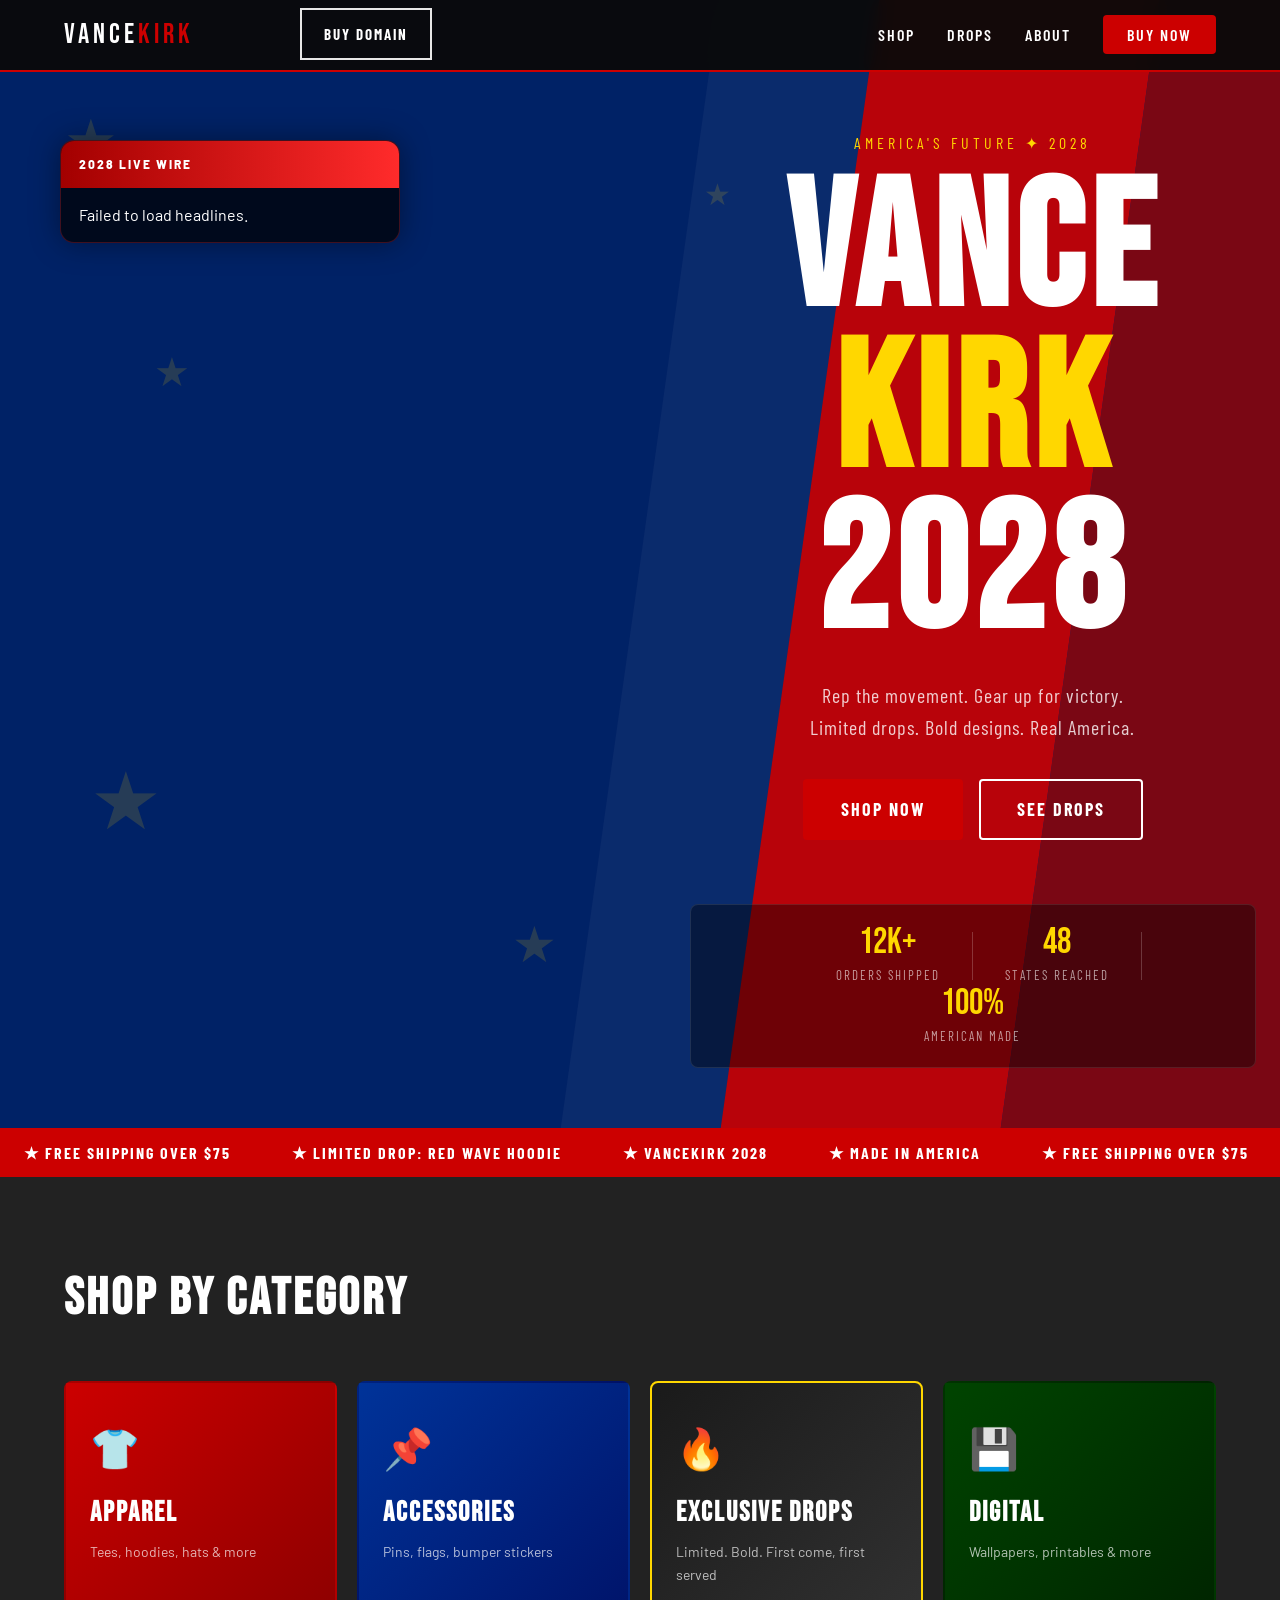
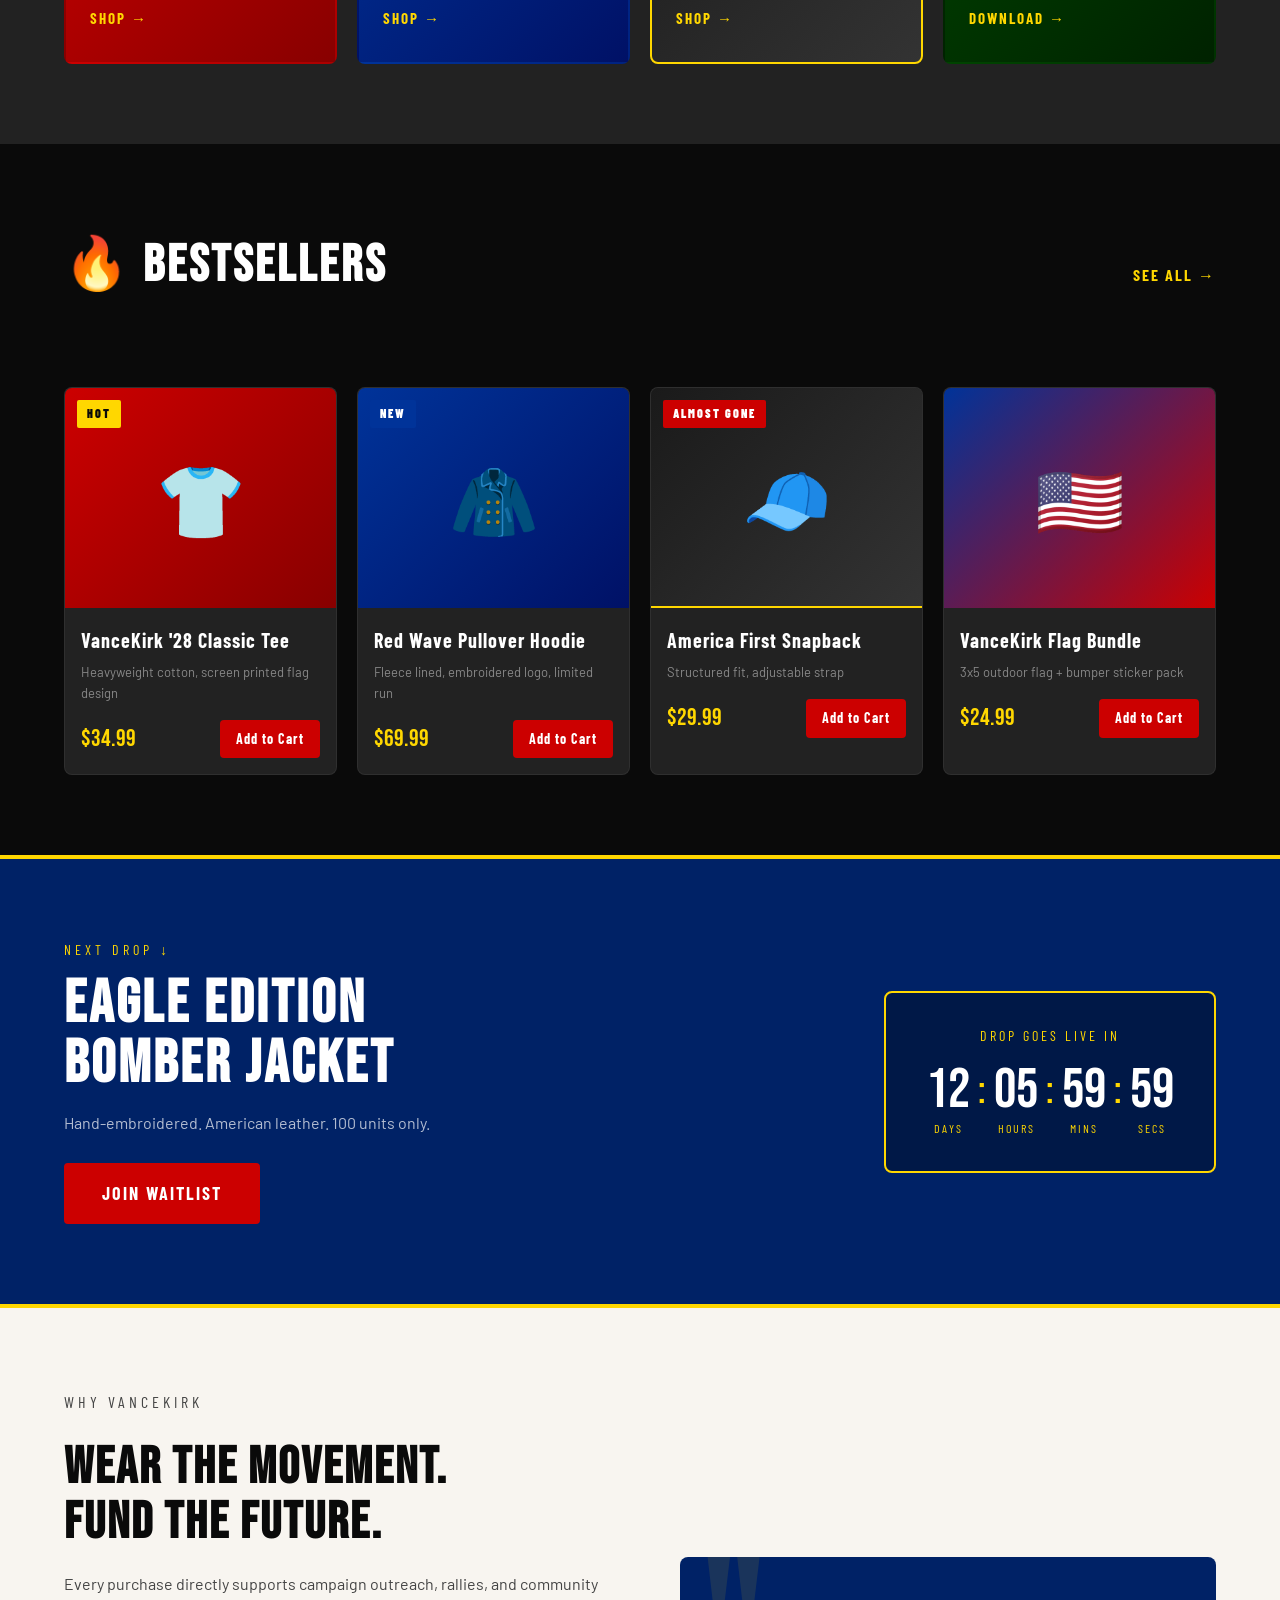
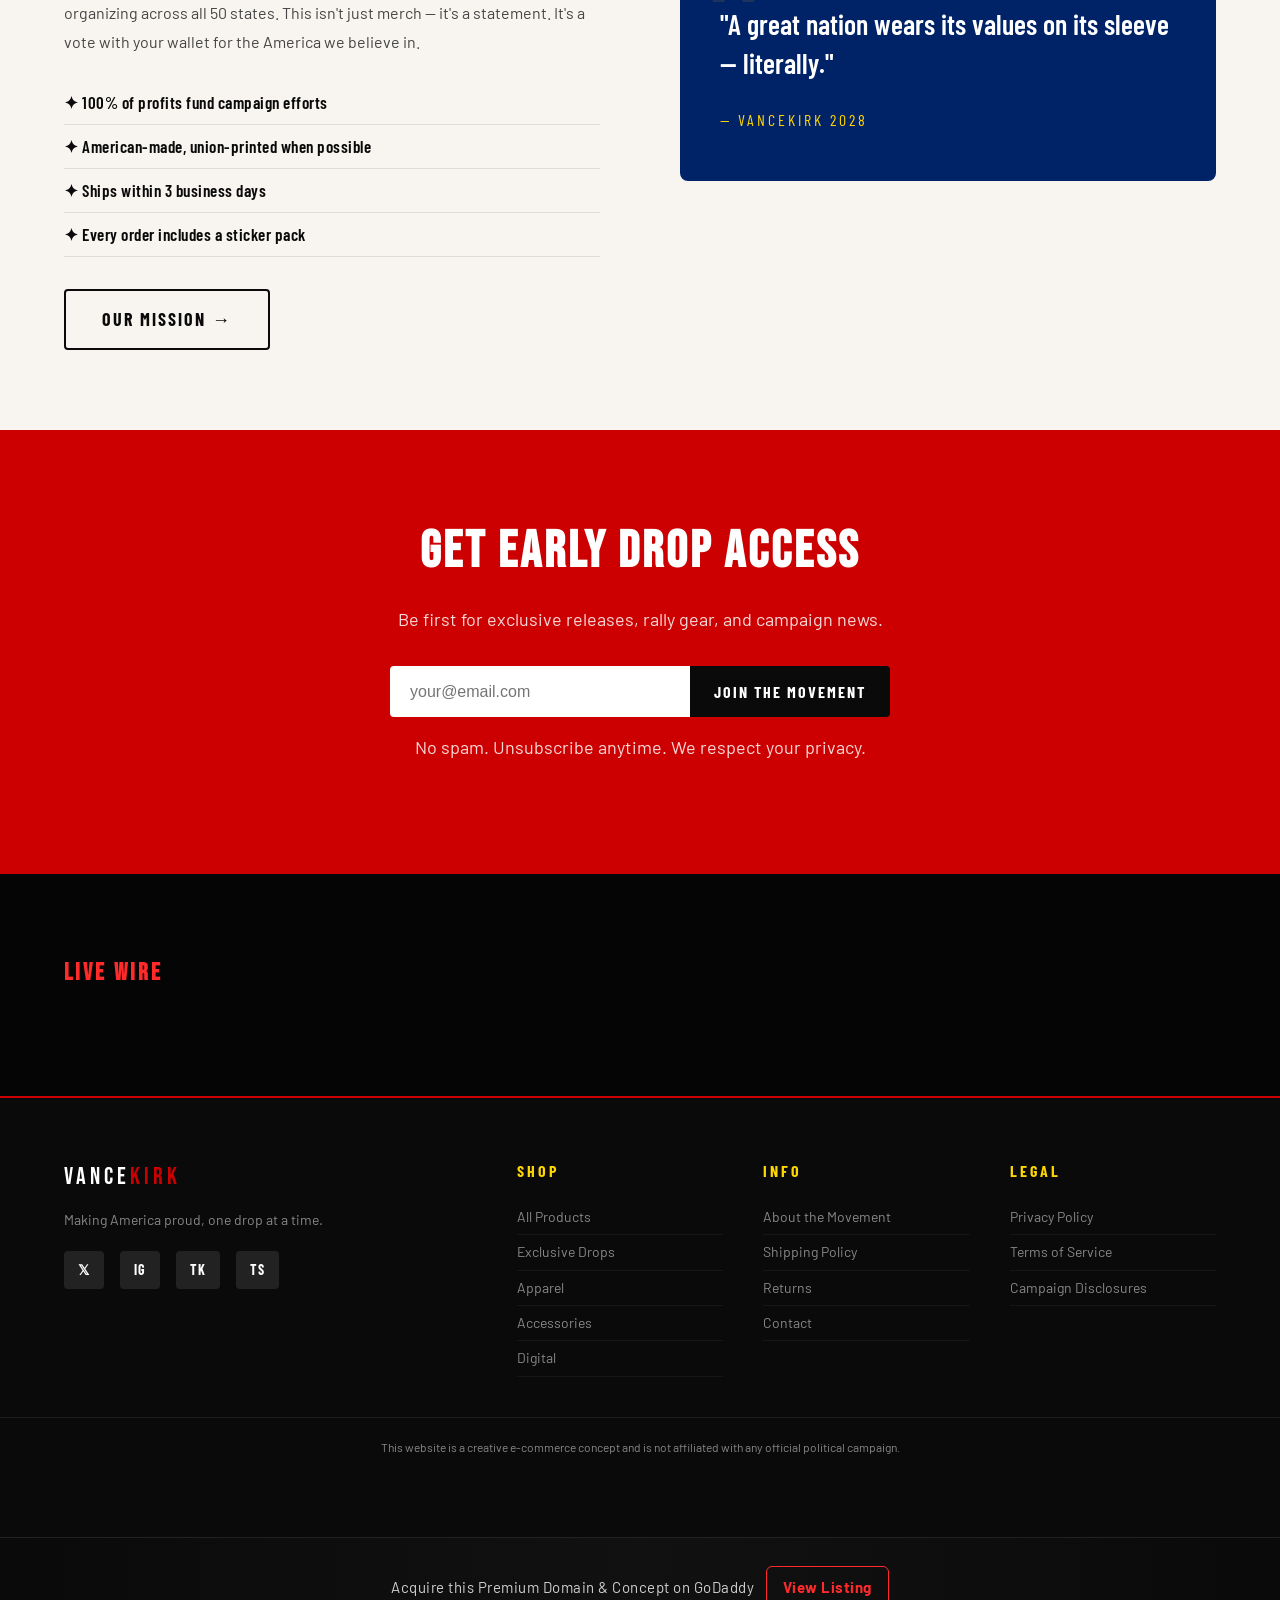
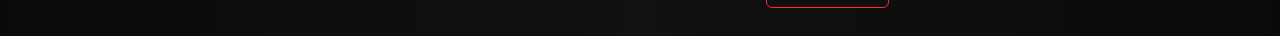
<file: index.html>
<!DOCTYPE html>
<html lang="en">
<head>
  <meta charset="UTF-8" />
  <meta name="viewport" content="width=device-width, initial-scale=1.0" />
  <title>VanceKirk Store — 2028</title>
  <link rel="preconnect" href="https://fonts.googleapis.com" />
  <link href="https://fonts.googleapis.com/css2?family=Bebas+Neue&family=Barlow+Condensed:wght@400;600;700;900&family=Barlow:wght@400;500;600&display=swap" rel="stylesheet" />
  <link rel="stylesheet" href="css/style.css" />
</head>
<body>

  <!-- NAV -->
  <nav class="navbar">
    <div class="nav-inner">
      <a href="index.html" class="logo">VANCE<span>KIRK</span></a>
      <a href="https://www.godaddy.com/en-in/domainsearch/find?premiumOnly=true&domainToCheck=vancekirk.store"
   target="_blank"
   class="nav-domain-btn">
   BUY DOMAIN
</a>
      <ul class="nav-links">
        <li><a href="shop.html">Shop</a></li>
        <li><a href="drops.html">Drops</a></li>
        <li><a href="about.html">About</a></li>
        <li><a href="shop.html" class="nav-cta">Buy Now</a></li>
      </ul>
      <button class="hamburger" aria-label="Open menu" onclick="toggleMenu()">&#9776;</button>
    </div>
    <div class="mobile-menu" id="mobileMenu">
      <a href="shop.html">Shop</a>
      <a href="drops.html">Drops</a>
      <a href="about.html">About</a>
      <a href="#mobile-news-section" class="mobile-wire-btn">
  LIVE WIRE
</a>
    </div>
  </nav>

  <!-- HERO -->
  <section class="hero">
    <p class="hero-subtext">
VanceKirk 2028 tracks the culture, media, politics, and momentum shaping the next American era.
</p>
    <div class="floating-news">
  <div class="floating-news-header">
    2028 LIVE WIRE
  </div>

  <div id="news-feed" class="floating-news-feed">
    <div class="floating-news-item">
      Loading latest headlines...
    </div>
  </div>
</div>
    <div class="hero-bg">
      <div class="star star-1">★</div>
      <div class="star star-2">★</div>
      <div class="star star-3">★</div>
      <div class="star star-4">★</div>
      <div class="star star-5">★</div>
      <div class="stripe s1"></div>
      <div class="stripe s2"></div>
      <div class="stripe s3"></div>
    </div>
    <div class="hero-content">
      <p class="hero-eyebrow">America's Future ✦ 2028</p>
      <h1 class="hero-title">VANCE<br/><span>KIRK</span><br/>2028</h1>
      <p class="hero-sub">Rep the movement. Gear up for victory.<br/>Limited drops. Bold designs. Real America.</p>
      <div class="hero-btns">
        <a href="shop.html" class="btn btn-primary">Shop Now</a>
        <a href="drops.html" class="btn btn-outline">See Drops</a>
      </div>
      <div class="hero-stats">
        <div class="stat"><span class="stat-num">12K+</span><span class="stat-label">Orders Shipped</span></div>
        <div class="stat-divider"></div>
        <div class="stat"><span class="stat-num">48</span><span class="stat-label">States Reached</span></div>
        <div class="stat-divider"></div>
        <div class="stat"><span class="stat-num">100%</span><span class="stat-label">American Made</span></div>
      </div>
    </div>
  </section>

  <!-- TICKER -->
  <div class="ticker">
    <div class="ticker-inner">
      <span>★ FREE SHIPPING OVER $75 &nbsp;</span>
      <span>★ LIMITED DROP: RED WAVE HOODIE &nbsp;</span>
      <span>★ VANCEKIRK 2028 &nbsp;</span>
      <span>★ MADE IN AMERICA &nbsp;</span>
      <span>★ FREE SHIPPING OVER $75 &nbsp;</span>
      <span>★ LIMITED DROP: RED WAVE HOODIE &nbsp;</span>
      <span>★ VANCEKIRK 2028 &nbsp;</span>
      <span>★ MADE IN AMERICA &nbsp;</span>
    </div>
  </div>

  <!-- CATEGORIES -->
  <section class="section categories-section">
    <div class="container">
      <h2 class="section-title">Shop by Category</h2>
      <div class="categories-grid">
        <a href="shop.html?cat=apparel" class="cat-card cat-apparel">
          <div class="cat-icon">👕</div>
          <h3>Apparel</h3>
          <p>Tees, hoodies, hats & more</p>
          <span class="cat-link">Shop →</span>
        </a>
        <a href="shop.html?cat=accessories" class="cat-card cat-accessories">
          <div class="cat-icon">📌</div>
          <h3>Accessories</h3>
          <p>Pins, flags, bumper stickers</p>
          <span class="cat-link">Shop →</span>
        </a>
        <a href="drops.html" class="cat-card cat-drops">
          <div class="cat-icon">🔥</div>
          <h3>Exclusive Drops</h3>
          <p>Limited. Bold. First come, first served</p>
          <span class="cat-link">Shop →</span>
        </a>
        <a href="shop.html?cat=digital" class="cat-card cat-digital">
          <div class="cat-icon">💾</div>
          <h3>Digital</h3>
          <p>Wallpapers, printables & more</p>
          <span class="cat-link">Download →</span>
        </a>
      </div>
    </div>
  </section>

  <!-- FEATURED PRODUCTS -->
  <section class="section featured-section">
    <div class="container">
      <div class="section-header">
        <h2 class="section-title">🔥 Bestsellers</h2>
        <a href="shop.html" class="see-all">See All →</a>
      </div>
      <div class="products-grid">
        <div class="product-card">
          <div class="product-img img-tee">
            <span class="badge badge-hot">HOT</span>
          </div>
          <div class="product-info">
            <h4>VanceKirk '28 Classic Tee</h4>
            <p class="product-desc">Heavyweight cotton, screen printed flag design</p>
            <div class="product-footer">
              <span class="price">$34.99</span>
              <a href="shop.html" class="add-btn">Add to Cart</a>
            </div>
          </div>
        </div>
        <div class="product-card">
          <div class="product-img img-hoodie">
            <span class="badge badge-new">NEW</span>
          </div>
          <div class="product-info">
            <h4>Red Wave Pullover Hoodie</h4>
            <p class="product-desc">Fleece lined, embroidered logo, limited run</p>
            <div class="product-footer">
              <span class="price">$69.99</span>
              <a href="shop.html" class="add-btn">Add to Cart</a>
            </div>
          </div>
        </div>
        <div class="product-card">
          <div class="product-img img-hat">
            <span class="badge badge-sold">ALMOST GONE</span>
          </div>
          <div class="product-info">
            <h4>America First Snapback</h4>
            <p class="product-desc">Structured fit, adjustable strap</p>
            <div class="product-footer">
              <span class="price">$29.99</span>
              <a href="shop.html" class="add-btn">Add to Cart</a>
            </div>
          </div>
        </div>
        <div class="product-card">
          <div class="product-img img-flag">
          </div>
          <div class="product-info">
            <h4>VanceKirk Flag Bundle</h4>
            <p class="product-desc">3x5 outdoor flag + bumper sticker pack</p>
            <div class="product-footer">
              <span class="price">$24.99</span>
              <a href="shop.html" class="add-btn">Add to Cart</a>
            </div>
          </div>
        </div>
      </div>
    </div>
  </section>

  <!-- DROP COUNTDOWN -->
  <section class="drop-banner">
    <div class="container drop-inner">
      <div class="drop-text">
        <p class="drop-eyebrow">Next Drop ↓</p>
        <h2>Eagle Edition<br/>Bomber Jacket</h2>
        <p>Hand-embroidered. American leather. 100 units only.</p>
        <a href="drops.html" class="btn btn-primary">Join Waitlist</a>
      </div>
      <div class="countdown-box">
        <p class="countdown-label">Drop goes live in</p>
        <div class="countdown" id="countdown">
          <div class="cd-block"><span id="cd-days">00</span><label>Days</label></div>
          <div class="cd-sep">:</div>
          <div class="cd-block"><span id="cd-hours">00</span><label>Hours</label></div>
          <div class="cd-sep">:</div>
          <div class="cd-block"><span id="cd-mins">00</span><label>Mins</label></div>
          <div class="cd-sep">:</div>
          <div class="cd-block"><span id="cd-secs">00</span><label>Secs</label></div>
        </div>
      </div>
    </div>
  </section>

  <!-- MISSION -->
  <section class="section mission-section">
    <div class="container mission-inner">
      <div class="mission-text">
        <p class="eyebrow">Why VanceKirk</p>
        <h2>Wear the Movement.<br/>Fund the Future.</h2>
        <p>Every purchase directly supports campaign outreach, rallies, and community organizing across all 50 states. This isn't just merch — it's a statement. It's a vote with your wallet for the America we believe in.</p>
        <ul class="mission-list">
          <li>✦ 100% of profits fund campaign efforts</li>
          <li>✦ American-made, union-printed when possible</li>
          <li>✦ Ships within 3 business days</li>
          <li>✦ Every order includes a sticker pack</li>
        </ul>
        <a href="about.html" class="btn btn-outline">Our Mission →</a>
      </div>
      <div class="mission-quote">
        <blockquote>
          "A great nation wears its values on its sleeve — literally."
        </blockquote>
        <cite>— VanceKirk 2028</cite>
      </div>
    </div>
  </section>

  <!-- NEWSLETTER -->
  <section class="newsletter-section">
    <div class="container newsletter-inner">
      <h2>Get Early Drop Access</h2>
      <p>Be first for exclusive releases, rally gear, and campaign news.</p>
      <form class="newsletter-form" onsubmit="subscribeNewsletter(event)">
        <input type="email" placeholder="your@email.com" required />
        <button type="submit">Join the Movement</button>
      </form>
      <p class="nl-fine">No spam. Unsubscribe anytime. We respect your privacy.</p>
    </div>
  </section>

  <section id="mobile-news-section" class="mobile-news-section">
    <div class="container">
      <h2>LIVE WIRE</h2>
      <div id="mobile-news-feed"></div>
    </div>
  </section>

  <!-- FOOTER -->
  <footer class="footer">
    <div class="container footer-inner">
      <div class="footer-brand">
        <a href="index.html" class="logo">VANCE<span>KIRK</span></a>
        <p>Making America proud, one drop at a time.</p>
        <div class="socials">
          <a href="#" aria-label="Twitter">𝕏</a>
          <a href="#" aria-label="Instagram">IG</a>
          <a href="#" aria-label="TikTok">TK</a>
          <a href="#" aria-label="Truth Social">TS</a>
        </div>
      </div>
      <div class="footer-links">
        <h4>Shop</h4>
        <a href="shop.html">All Products</a>
        <a href="drops.html">Exclusive Drops</a>
        <a href="shop.html?cat=apparel">Apparel</a>
        <a href="shop.html?cat=accessories">Accessories</a>
        <a href="shop.html?cat=digital">Digital</a>
      </div>
      <div class="footer-links">
        <h4>Info</h4>
        <a href="about.html">About the Movement</a>
        <a href="#">Shipping Policy</a>
        <a href="#">Returns</a>
        <a href="#">Contact</a>
      </div>
      <div class="footer-links">
        <h4>Legal</h4>
        <a href="#">Privacy Policy</a>
        <a href="#">Terms of Service</a>
        <a href="#">Campaign Disclosures</a>
      </div>
    </div>
    <div class="footer-bottom">
      <p>This website is a creative e-commerce concept and is not affiliated with any official political campaign.</p>
    </div>
  </footer>

  <div class="cart-toast" id="cartToast">✓ Added to cart!</div>



<script>
const rssUrl =
  "https://rss.nytimes.com/services/xml/rss/nyt/Politics.xml";

fetch(
  `https://api.rss2json.com/v1/api.json?rss_url=${encodeURIComponent(rssUrl)}`
)
  .then((res) => res.json())
  .then((data) => {
    const container = document.getElementById("news-feed");
    const mobileContainer = document.getElementById("mobile-news-feed");

    container.innerHTML = "";

    data.items.slice(0, 5).forEach((article) => {
      const item = document.createElement("div");

      item.className = "floating-news-item";

      item.innerHTML = `
        <a href="${article.link}" target="_blank" rel="nofollow">
          <h3>${article.title}</h3>
          <p>${article.author || "Politics Feed"}</p>
        </a>
      `;

      container.appendChild(item);
      mobileContainer.appendChild(item.cloneNode(true));
    });
  })
  .catch((err) => {
    console.log(err);

    document.getElementById("news-feed").innerHTML =
      "<div class='floating-news-item'>Failed to load headlines.</div>";
  });
</script>

  <script src="js/main.js"></script>

  <div class="domain-sale">
    Acquire this Premium Domain & Concept on GoDaddy
  <a href="https://www.godaddy.com/en-in/domainsearch/find?premiumOnly=true&domainToCheck=vancekirk.store" target="_blank">
    View Listing
  </a>
</div>

</body>
</body>
</html>
</file>
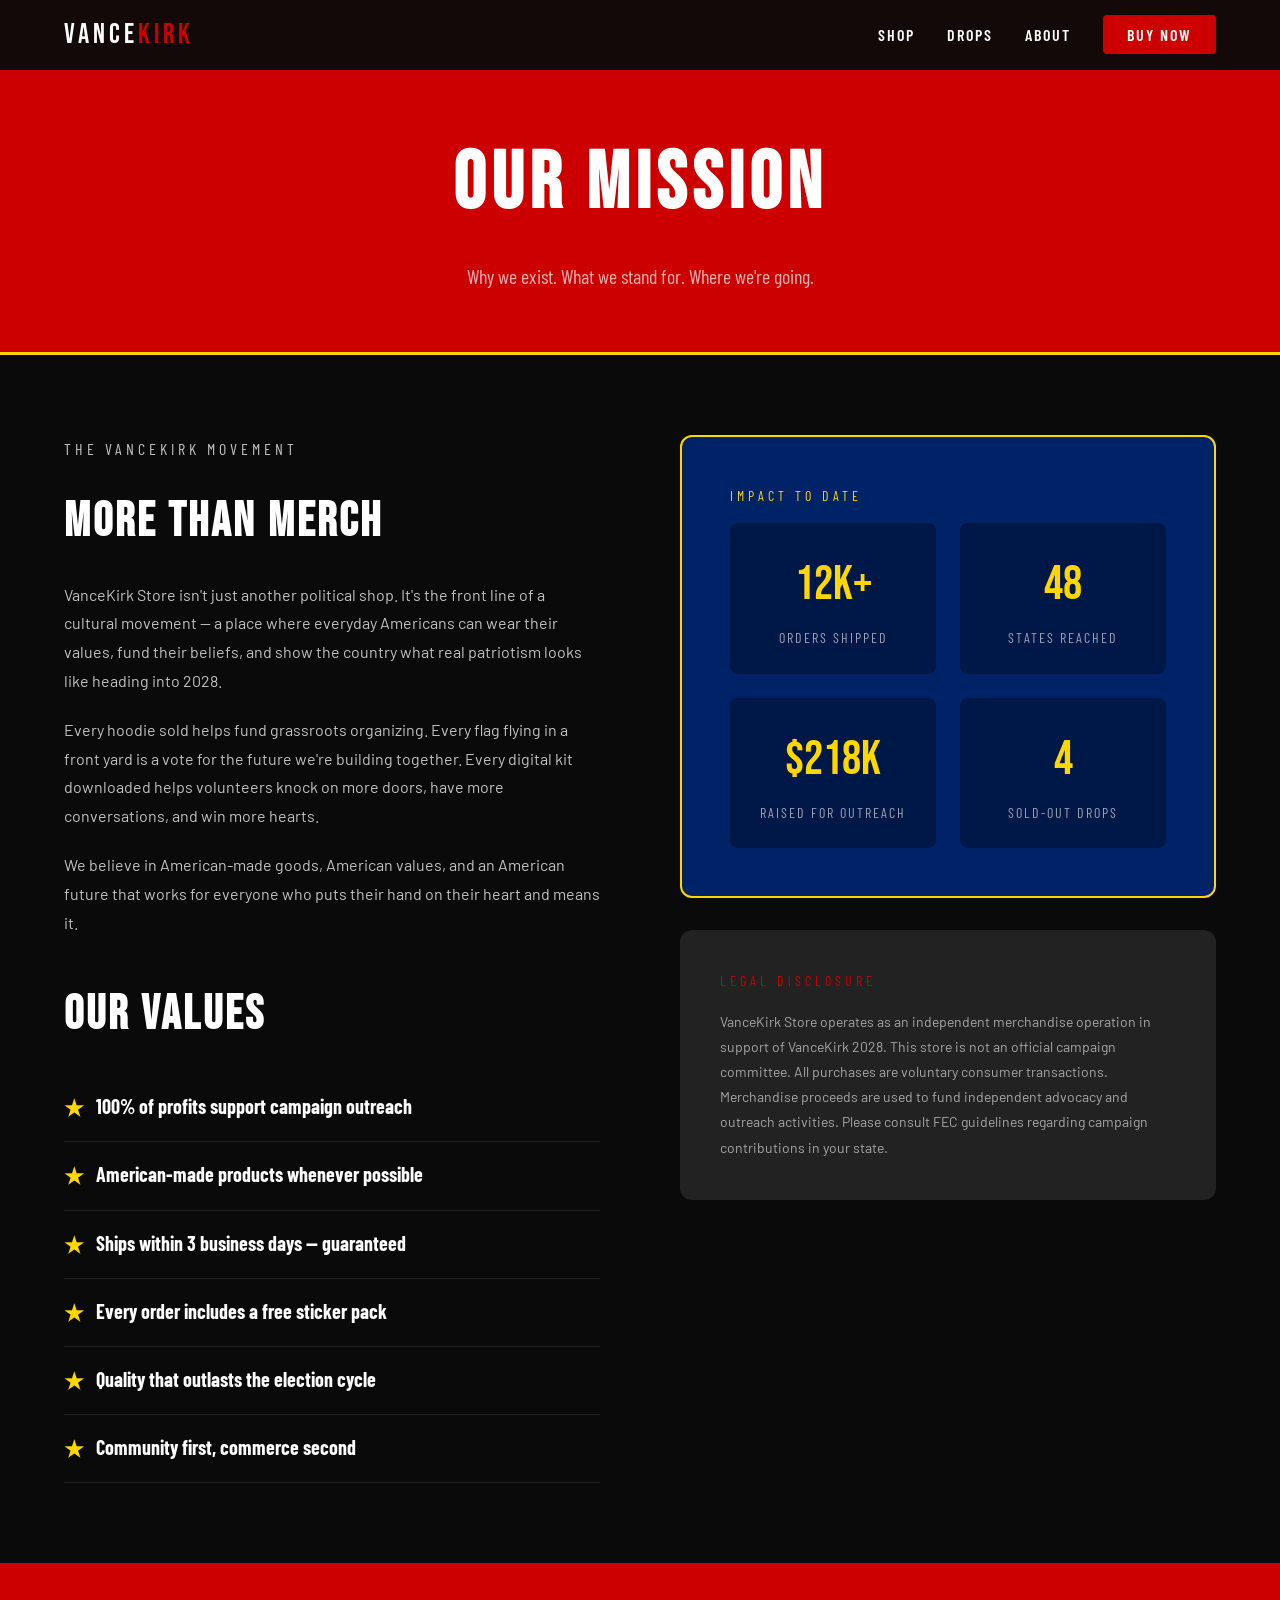
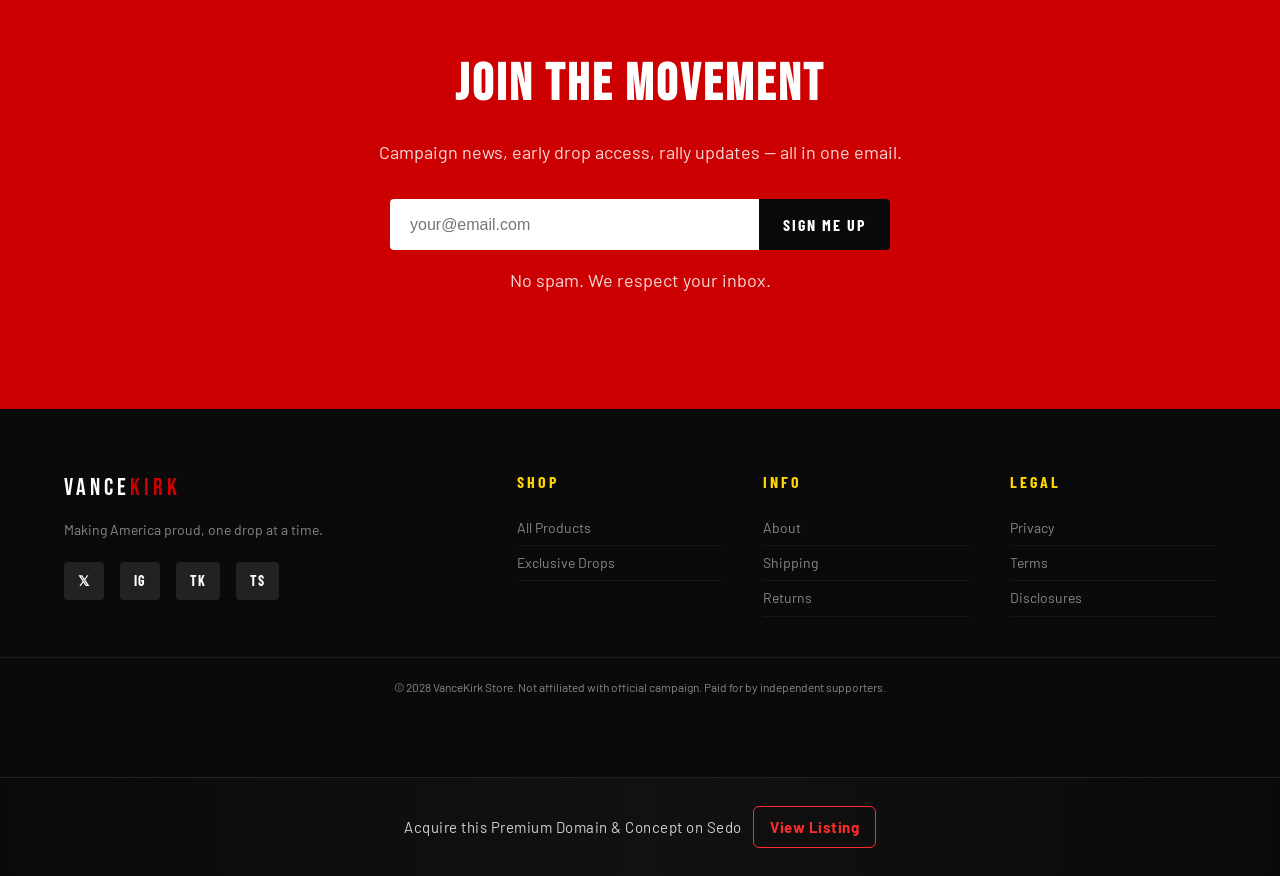
<file: about.html>
<!DOCTYPE html>
<html lang="en">
<head>
  <meta charset="UTF-8" />
  <meta name="viewport" content="width=device-width, initial-scale=1.0" />
  <title>About — VanceKirk Store 2028</title>
  <link rel="preconnect" href="https://fonts.googleapis.com" />
  <link href="https://fonts.googleapis.com/css2?family=Bebas+Neue&family=Barlow+Condensed:wght@400;600;700;900&family=Barlow:wght@400;500;600&display=swap" rel="stylesheet" />
  <link rel="stylesheet" href="css/style.css" />
</head>
<body>

  <nav class="navbar">
    <div class="nav-inner">
      <a href="index.html" class="logo">VANCE<span>KIRK</span></a>
      <ul class="nav-links">
        <li><a href="shop.html">Shop</a></li>
        <li><a href="drops.html">Drops</a></li>
        <li><a href="about.html">About</a></li>
        <li><a href="shop.html" class="nav-cta">Buy Now</a></li>
      </ul>
      <button class="hamburger" onclick="toggleMenu()">&#9776;</button>
    </div>
    <div class="mobile-menu" id="mobileMenu">
      <a href="shop.html">Shop</a><a href="drops.html">Drops</a><a href="about.html">About</a>
    </div>
  </nav>

  <div class="page-hero" style="background: var(--red);">
    <h1>OUR MISSION</h1>
    <p>Why we exist. What we stand for. Where we're going.</p>
  </div>

  <section class="about-content">
    <div class="container about-grid">
      <div class="about-body">
        <p class="eyebrow">The VanceKirk Movement</p>
        <h2>More Than Merch</h2>
        <p>VanceKirk Store isn't just another political shop. It's the front line of a cultural movement — a place where everyday Americans can wear their values, fund their beliefs, and show the country what real patriotism looks like heading into 2028.</p>
        <p>Every hoodie sold helps fund grassroots organizing. Every flag flying in a front yard is a vote for the future we're building together. Every digital kit downloaded helps volunteers knock on more doors, have more conversations, and win more hearts.</p>
        <p>We believe in American-made goods, American values, and an American future that works for everyone who puts their hand on their heart and means it.</p>

        <h2 style="margin-top:40px;">Our Values</h2>
        <ul class="values-list">
          <li><span>★</span> 100% of profits support campaign outreach</li>
          <li><span>★</span> American-made products whenever possible</li>
          <li><span>★</span> Ships within 3 business days — guaranteed</li>
          <li><span>★</span> Every order includes a free sticker pack</li>
          <li><span>★</span> Quality that outlasts the election cycle</li>
          <li><span>★</span> Community first, commerce second</li>
        </ul>
      </div>

      <div>
        <div style="background:var(--blue-dark); border-radius:12px; padding:48px; margin-bottom:32px; border: 2px solid var(--gold);">
          <p style="font-family:var(--font-cond);font-size:14px;letter-spacing:4px;color:var(--gold);text-transform:uppercase;margin-bottom:16px;">Impact to Date</p>
          <div style="display:grid;grid-template-columns:1fr 1fr;gap:24px;">
            <div style="text-align:center;background:rgba(0,0,0,0.3);border-radius:8px;padding:24px;">
              <span style="font-family:var(--font-display);font-size:48px;color:var(--gold);display:block;">12K+</span>
              <span style="font-family:var(--font-cond);font-size:14px;letter-spacing:2px;color:rgba(255,255,255,0.6);text-transform:uppercase;">Orders Shipped</span>
            </div>
            <div style="text-align:center;background:rgba(0,0,0,0.3);border-radius:8px;padding:24px;">
              <span style="font-family:var(--font-display);font-size:48px;color:var(--gold);display:block;">48</span>
              <span style="font-family:var(--font-cond);font-size:14px;letter-spacing:2px;color:rgba(255,255,255,0.6);text-transform:uppercase;">States Reached</span>
            </div>
            <div style="text-align:center;background:rgba(0,0,0,0.3);border-radius:8px;padding:24px;">
              <span style="font-family:var(--font-display);font-size:48px;color:var(--gold);display:block;">$218K</span>
              <span style="font-family:var(--font-cond);font-size:14px;letter-spacing:2px;color:rgba(255,255,255,0.6);text-transform:uppercase;">Raised for Outreach</span>
            </div>
            <div style="text-align:center;background:rgba(0,0,0,0.3);border-radius:8px;padding:24px;">
              <span style="font-family:var(--font-display);font-size:48px;color:var(--gold);display:block;">4</span>
              <span style="font-family:var(--font-cond);font-size:14px;letter-spacing:2px;color:rgba(255,255,255,0.6);text-transform:uppercase;">Sold-Out Drops</span>
            </div>
          </div>
        </div>

        <div style="background:var(--gray);border-radius:12px;padding:40px;">
          <p style="font-family:var(--font-cond);font-size:14px;letter-spacing:4px;color:var(--red);text-transform:uppercase;margin-bottom:16px;">Legal Disclosure</p>
          <p style="font-size:14px;color:rgba(255,255,255,0.6);line-height:1.8;">VanceKirk Store operates as an independent merchandise operation in support of VanceKirk 2028. This store is not an official campaign committee. All purchases are voluntary consumer transactions. Merchandise proceeds are used to fund independent advocacy and outreach activities. Please consult FEC guidelines regarding campaign contributions in your state.</p>
        </div>
      </div>
    </div>
  </section>

  <section class="newsletter-section">
    <div class="container newsletter-inner">
      <h2>Join the Movement</h2>
      <p>Campaign news, early drop access, rally updates — all in one email.</p>
      <form class="newsletter-form" onsubmit="subscribeNewsletter(event)">
        <input type="email" placeholder="your@email.com" required />
        <button type="submit">Sign Me Up</button>
      </form>
      <p class="nl-fine">No spam. We respect your inbox.</p>
    </div>
  </section>

  <footer class="footer">
    <div class="container footer-inner">
      <div class="footer-brand">
        <a href="index.html" class="logo">VANCE<span>KIRK</span></a>
        <p>Making America proud, one drop at a time.</p>
        <div class="socials">
          <a href="#">𝕏</a><a href="#">IG</a><a href="#">TK</a><a href="#">TS</a>
        </div>
      </div>
      <div class="footer-links">
        <h4>Shop</h4>
        <a href="shop.html">All Products</a><a href="drops.html">Exclusive Drops</a>
      </div>
      <div class="footer-links">
        <h4>Info</h4>
        <a href="about.html">About</a><a href="#">Shipping</a><a href="#">Returns</a>
      </div>
      <div class="footer-links">
        <h4>Legal</h4>
        <a href="#">Privacy</a><a href="#">Terms</a><a href="#">Disclosures</a>
      </div>
    </div>
    <div class="footer-bottom">
      <p>© 2028 VanceKirk Store. Not affiliated with official campaign. Paid for by independent supporters.</p>
    </div>
  </footer>

  <script src="js/main.js"></script>

  <div class="domain-sale">
    Acquire this Premium Domain & Concept on Sedo
  <a href="https://sedo.com/search/details/?domain=vancekirk.store" target="_blank">
    View Listing
  </a>
</div>
</body>
</html>
</file>
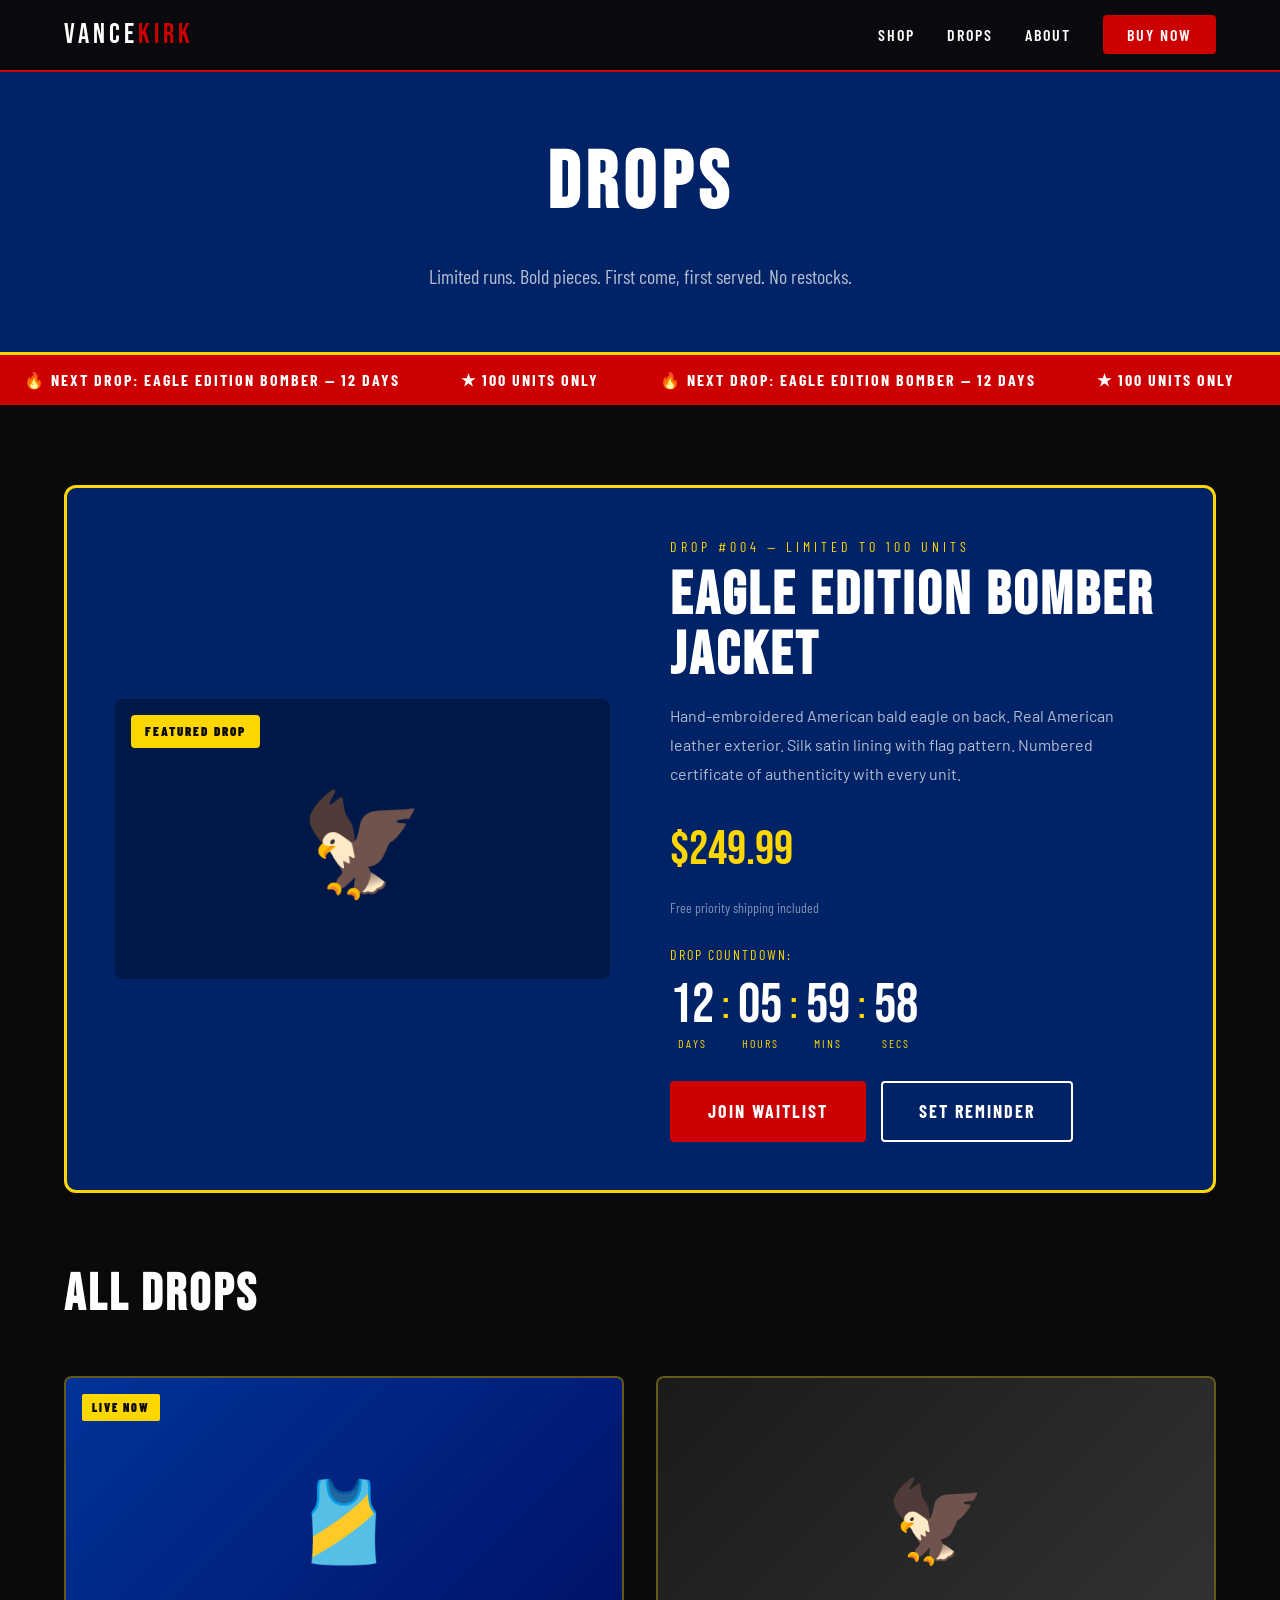
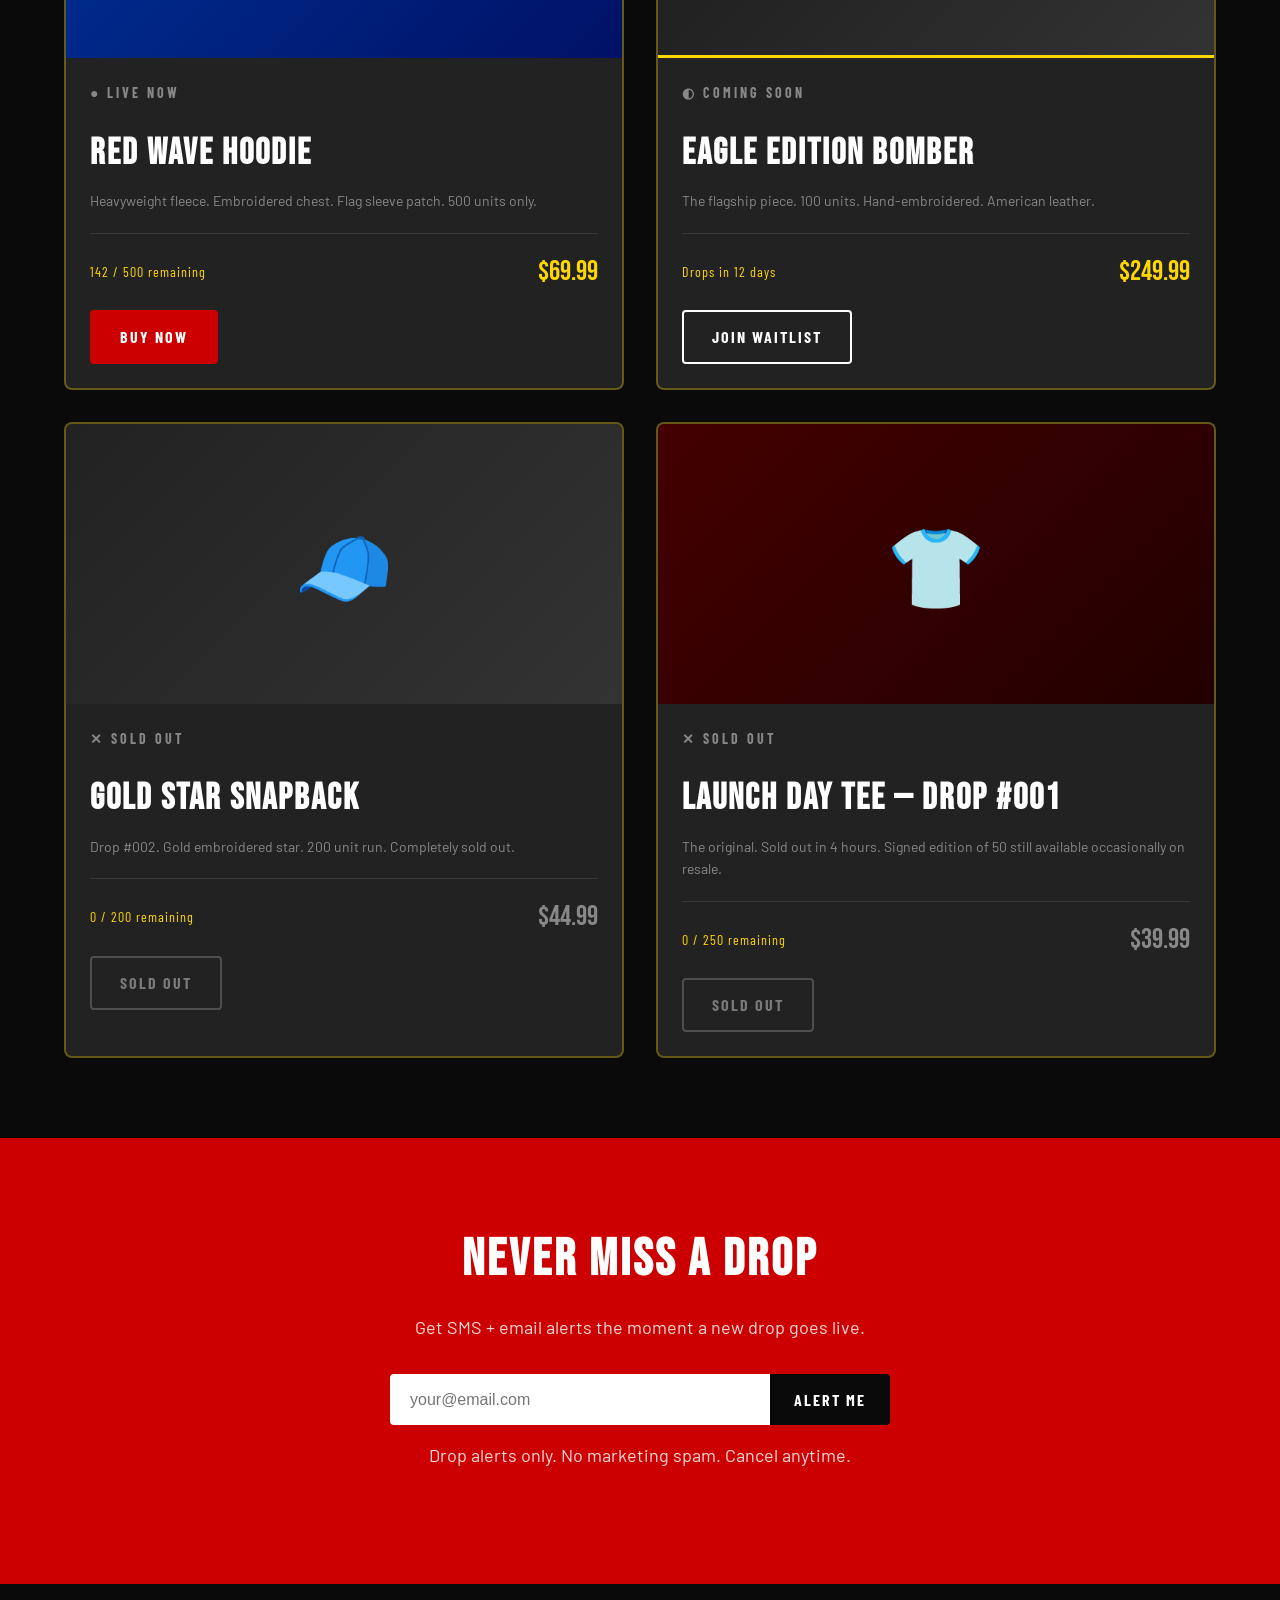
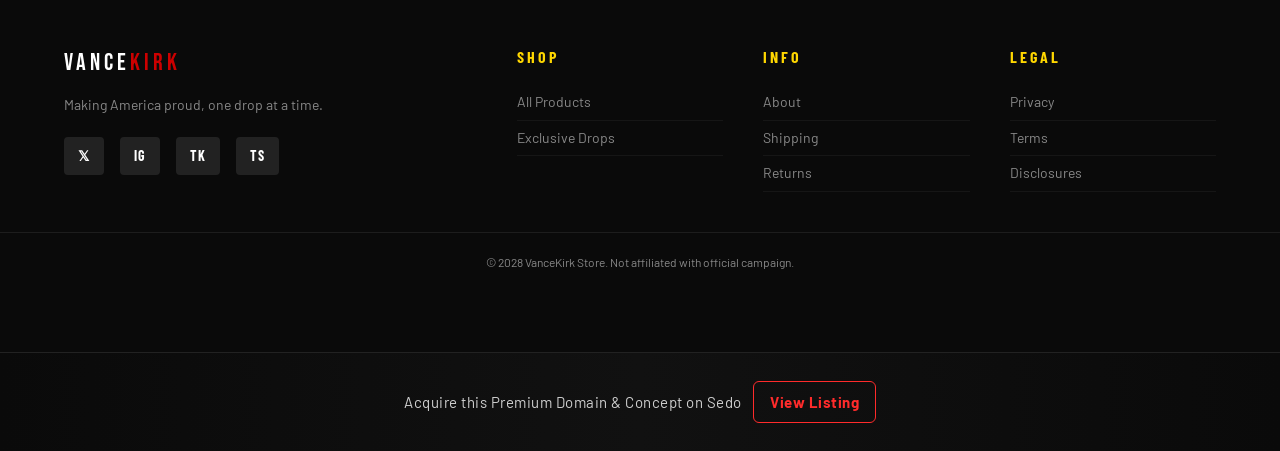
<file: drops.html>
<!DOCTYPE html>
<html lang="en">
<head>
  <meta charset="UTF-8" />
  <meta name="viewport" content="width=device-width, initial-scale=1.0" />
  <title>Exclusive Drops — VanceKirk Store 2028</title>
  <link rel="preconnect" href="https://fonts.googleapis.com" />
  <link href="https://fonts.googleapis.com/css2?family=Bebas+Neue&family=Barlow+Condensed:wght@400;600;700;900&family=Barlow:wght@400;500;600&display=swap" rel="stylesheet" />
  <link rel="stylesheet" href="css/style.css" />
</head>
<body>

  <nav class="navbar">
    <div class="nav-inner">
      <a href="index.html" class="logo">VANCE<span>KIRK</span></a>
      <ul class="nav-links">
        <li><a href="shop.html">Shop</a></li>
        <li><a href="drops.html">Drops</a></li>
        <li><a href="about.html">About</a></li>
        <li><a href="shop.html" class="nav-cta">Buy Now</a></li>
      </ul>
      <button class="hamburger" onclick="toggleMenu()">&#9776;</button>
    </div>
    <div class="mobile-menu" id="mobileMenu">
      <a href="shop.html">Shop</a><a href="drops.html">Drops</a><a href="about.html">About</a>
    </div>
  </nav>

  <div class="page-hero">
    <h1>DROPS</h1>
    <p>Limited runs. Bold pieces. First come, first served. No restocks.</p>
  </div>

  <div class="ticker">
    <div class="ticker-inner">
      <span>🔥 NEXT DROP: EAGLE EDITION BOMBER — 12 DAYS &nbsp;</span>
      <span>★ 100 UNITS ONLY &nbsp;</span>
      <span>🔥 NEXT DROP: EAGLE EDITION BOMBER — 12 DAYS &nbsp;</span>
      <span>★ 100 UNITS ONLY &nbsp;</span>
    </div>
  </div>

  <section class="section" style="background: var(--near-black);">
    <div class="container">

      <!-- FEATURED DROP -->
      <div style="background: var(--blue-dark); border: 3px solid var(--gold); border-radius: 12px; padding: 48px; margin-bottom: 60px; display: grid; grid-template-columns: 1fr 1fr; gap: 60px; align-items: center;">
        <div style="text-align:center; background: rgba(0,0,0,0.3); border-radius: 8px; padding: 60px 40px; font-size: 100px; position:relative;">
          🦅
          <div style="position:absolute; top:16px; left:16px; background:var(--gold); color:var(--near-black); font-family:var(--font-cond); font-size:13px; font-weight:900; letter-spacing:2px; padding:6px 14px; border-radius:4px;">FEATURED DROP</div>
        </div>
        <div>
          <p style="font-family:var(--font-cond); font-size:14px; letter-spacing:4px; color:var(--gold); text-transform:uppercase; margin-bottom:8px;">Drop #004 — Limited to 100 Units</p>
          <h2 style="font-family:var(--font-display); font-size:60px; letter-spacing:3px; color:var(--white); margin-bottom:16px; line-height:1;">Eagle Edition Bomber Jacket</h2>
          <p style="color:rgba(255,255,255,0.7); margin-bottom:24px; line-height:1.8;">Hand-embroidered American bald eagle on back. Real American leather exterior. Silk satin lining with flag pattern. Numbered certificate of authenticity with every unit.</p>
          <p style="font-family:var(--font-display); font-size:48px; color:var(--gold); margin-bottom:8px;">$249.99</p>
          <p style="font-family:var(--font-cond); font-size:14px; color:rgba(255,255,255,0.5); margin-bottom:24px;">Free priority shipping included</p>
          <p style="font-family:var(--font-cond); font-size:14px; letter-spacing:2px; color:var(--gold); margin-bottom:12px;">DROP COUNTDOWN:</p>
          <div class="countdown" id="countdown" style="margin-bottom:28px;">
            <div class="cd-block"><span id="cd-days">12</span><label>Days</label></div>
            <div class="cd-sep">:</div>
            <div class="cd-block"><span id="cd-hours">06</span><label>Hours</label></div>
            <div class="cd-sep">:</div>
            <div class="cd-block"><span id="cd-mins">00</span><label>Mins</label></div>
            <div class="cd-sep">:</div>
            <div class="cd-block"><span id="cd-secs">00</span><label>Secs</label></div>
          </div>
          <a href="#" class="btn btn-primary" style="margin-right:12px;">Join Waitlist</a>
          <a href="#" class="btn btn-outline">Set Reminder</a>
        </div>
      </div>

      <!-- PAST & UPCOMING DROPS -->
      <h2 class="section-title">All Drops</h2>
      <div class="drop-grid">

        <div class="drop-card">
          <div class="drop-card-img" style="background:linear-gradient(135deg,#003399,#001166)">
            <span style="font-size:80px">🎽</span>
            <span class="badge badge-hot" style="position:absolute;top:16px;left:16px;">LIVE NOW</span>
          </div>
          <div class="drop-card-info">
            <p class="drop-status status-live">● LIVE NOW</p>
            <h3>Red Wave Hoodie</h3>
            <p>Heavyweight fleece. Embroidered chest. Flag sleeve patch. 500 units only.</p>
            <div class="drop-meta">
              <span class="drop-units">142 / 500 remaining</span>
              <span style="font-family:var(--font-display);font-size:28px;color:var(--gold);">$69.99</span>
            </div>
            <div style="margin-top:16px;"><a href="#" class="btn btn-primary" style="font-size:16px;padding:12px 28px;">Buy Now</a></div>
          </div>
        </div>

        <div class="drop-card">
          <div class="drop-card-img" style="background:linear-gradient(135deg,#1a1a1a,#333);border-bottom:3px solid var(--gold)">
            <span style="font-size:80px">🦅</span>
          </div>
          <div class="drop-card-info">
            <p class="drop-status status-coming">◐ COMING SOON</p>
            <h3>Eagle Edition Bomber</h3>
            <p>The flagship piece. 100 units. Hand-embroidered. American leather.</p>
            <div class="drop-meta">
              <span class="drop-units">Drops in 12 days</span>
              <span style="font-family:var(--font-display);font-size:28px;color:var(--gold);">$249.99</span>
            </div>
            <div style="margin-top:16px;"><a href="#" class="btn btn-outline" style="font-size:16px;padding:12px 28px;">Join Waitlist</a></div>
          </div>
        </div>

        <div class="drop-card" style="opacity:0.6;">
          <div class="drop-card-img" style="background:linear-gradient(135deg,#222,#333)">
            <span style="font-size:80px">🧢</span>
          </div>
          <div class="drop-card-info">
            <p class="drop-status status-sold">✕ SOLD OUT</p>
            <h3>Gold Star Snapback</h3>
            <p>Drop #002. Gold embroidered star. 200 unit run. Completely sold out.</p>
            <div class="drop-meta">
              <span class="drop-units">0 / 200 remaining</span>
              <span style="font-family:var(--font-display);font-size:28px;color:var(--gray-light);">$44.99</span>
            </div>
            <div style="margin-top:16px;"><a href="#" class="btn btn-outline" style="font-size:16px;padding:12px 28px;border-color:rgba(255,255,255,0.2);color:rgba(255,255,255,0.4);">Sold Out</a></div>
          </div>
        </div>

        <div class="drop-card" style="opacity:0.6;">
          <div class="drop-card-img" style="background:linear-gradient(135deg,#440000,#220000)">
            <span style="font-size:80px">👕</span>
          </div>
          <div class="drop-card-info">
            <p class="drop-status status-sold">✕ SOLD OUT</p>
            <h3>Launch Day Tee — Drop #001</h3>
            <p>The original. Sold out in 4 hours. Signed edition of 50 still available occasionally on resale.</p>
            <div class="drop-meta">
              <span class="drop-units">0 / 250 remaining</span>
              <span style="font-family:var(--font-display);font-size:28px;color:var(--gray-light);">$39.99</span>
            </div>
            <div style="margin-top:16px;"><a href="#" class="btn btn-outline" style="font-size:16px;padding:12px 28px;border-color:rgba(255,255,255,0.2);color:rgba(255,255,255,0.4);">Sold Out</a></div>
          </div>
        </div>

      </div>
    </div>
  </section>

  <!-- NOTIFY SECTION -->
  <section class="newsletter-section">
    <div class="container newsletter-inner">
      <h2>Never Miss a Drop</h2>
      <p>Get SMS + email alerts the moment a new drop goes live.</p>
      <form class="newsletter-form" onsubmit="subscribeNewsletter(event)">
        <input type="email" placeholder="your@email.com" required />
        <button type="submit">Alert Me</button>
      </form>
      <p class="nl-fine">Drop alerts only. No marketing spam. Cancel anytime.</p>
    </div>
  </section>

  <footer class="footer">
    <div class="container footer-inner">
      <div class="footer-brand">
        <a href="index.html" class="logo">VANCE<span>KIRK</span></a>
        <p>Making America proud, one drop at a time.</p>
        <div class="socials">
          <a href="#">𝕏</a><a href="#">IG</a><a href="#">TK</a><a href="#">TS</a>
        </div>
      </div>
      <div class="footer-links">
        <h4>Shop</h4>
        <a href="shop.html">All Products</a><a href="drops.html">Exclusive Drops</a>
      </div>
      <div class="footer-links">
        <h4>Info</h4>
        <a href="about.html">About</a><a href="#">Shipping</a><a href="#">Returns</a>
      </div>
      <div class="footer-links">
        <h4>Legal</h4>
        <a href="#">Privacy</a><a href="#">Terms</a><a href="#">Disclosures</a>
      </div>
    </div>
    <div class="footer-bottom">
      <p>© 2028 VanceKirk Store. Not affiliated with official campaign.</p>
    </div>
  </footer>

  <div class="cart-toast" id="cartToast">✓ Added to cart!</div>
  <script src="js/main.js"></script>

  <div class="domain-sale">
    Acquire this Premium Domain & Concept on Sedo
  <a href="https://sedo.com/search/details/?domain=vancekirk.store" target="_blank">
    View Listing
  </a>
</div>
</body>
</html>
</file>
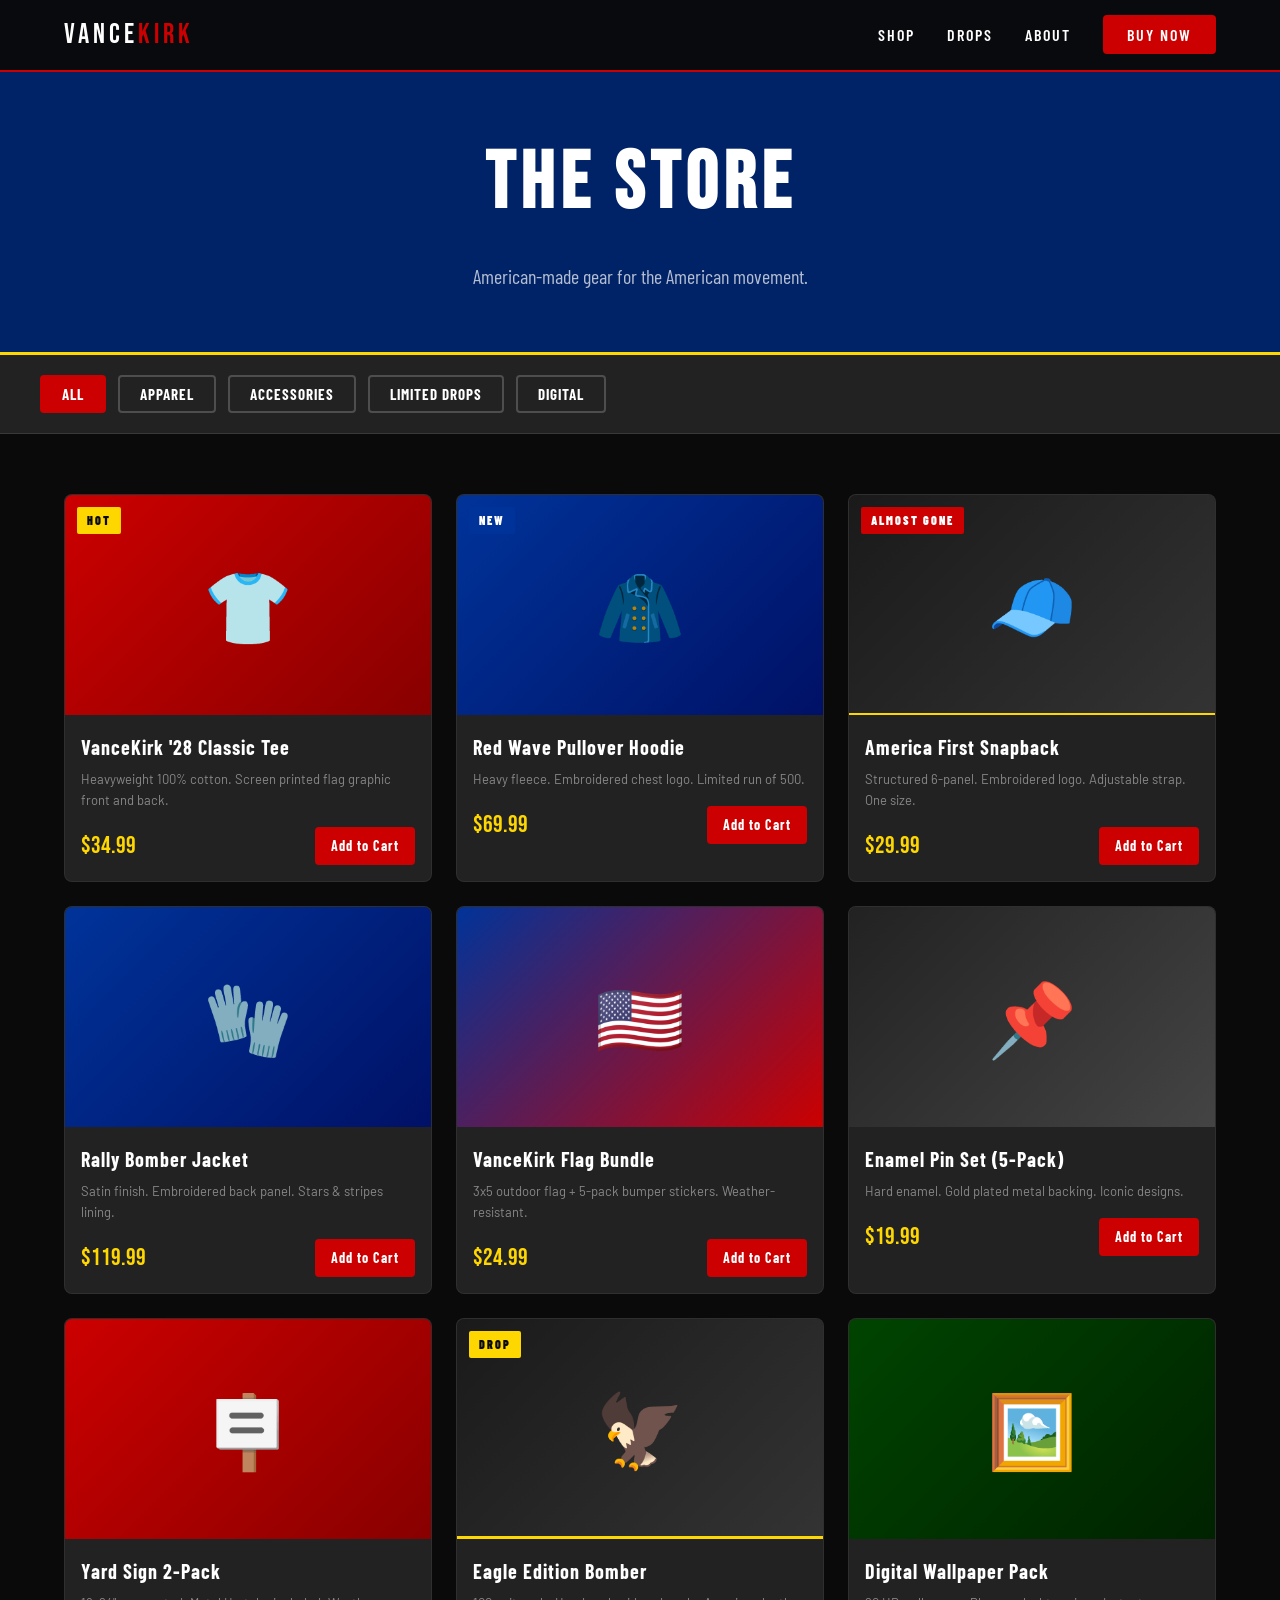
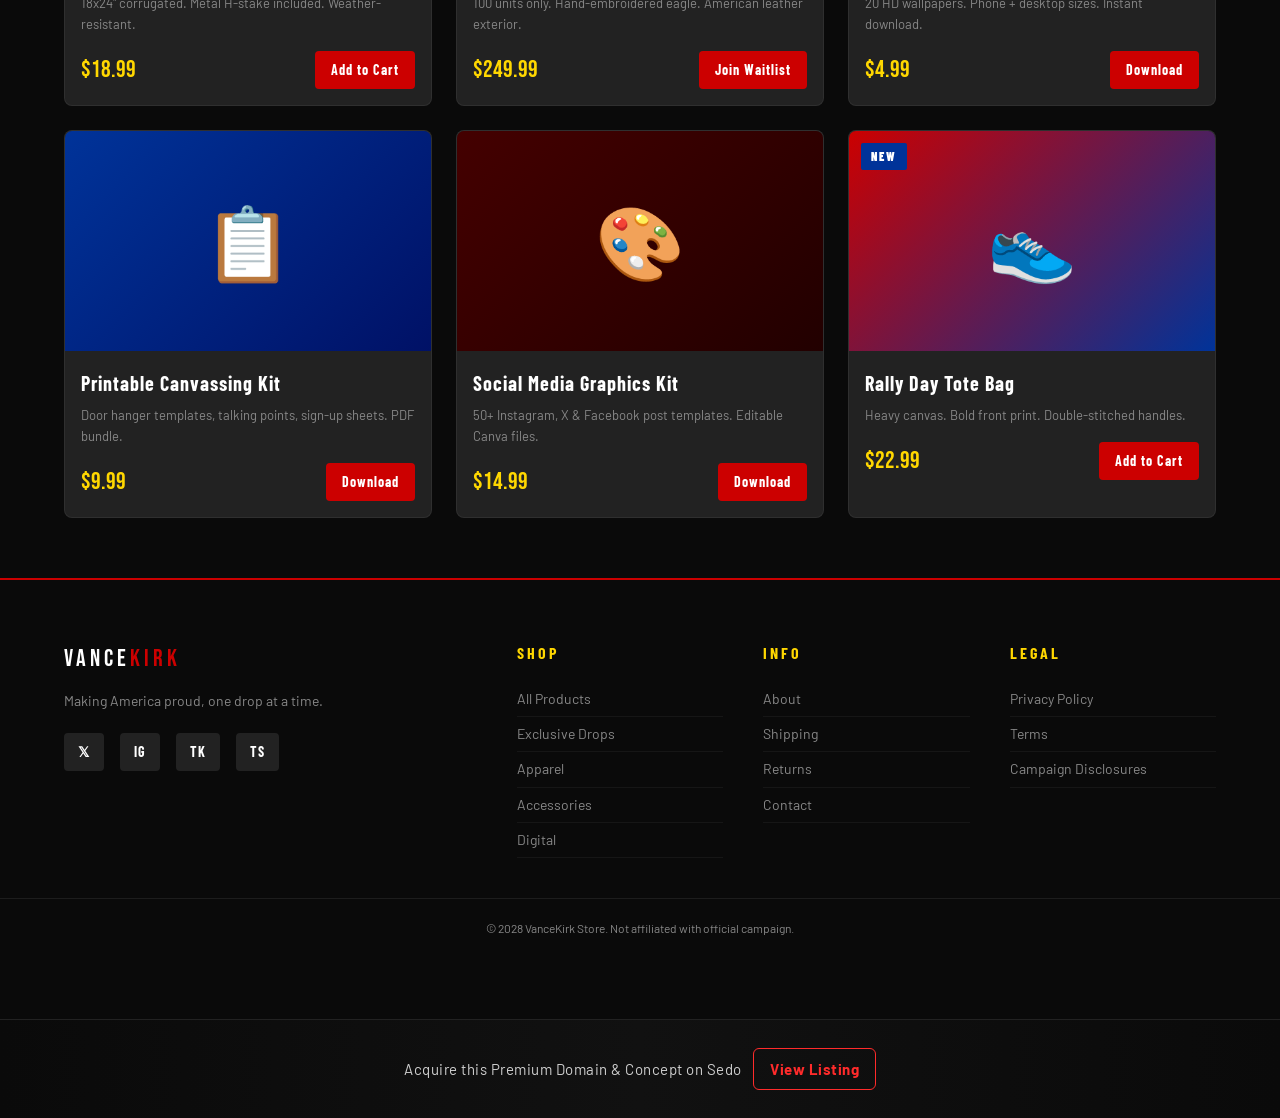
<file: shop.html>
<!DOCTYPE html>
<html lang="en">
<head>
  <meta charset="UTF-8" />
  <meta name="viewport" content="width=device-width, initial-scale=1.0" />
  <title>Shop — VanceKirk Store 2028</title>
  <link rel="preconnect" href="https://fonts.googleapis.com" />
  <link href="https://fonts.googleapis.com/css2?family=Bebas+Neue&family=Barlow+Condensed:wght@400;600;700;900&family=Barlow:wght@400;500;600&display=swap" rel="stylesheet" />
  <link rel="stylesheet" href="css/style.css" />
</head>
<body>

  <nav class="navbar">
    <div class="nav-inner">
      <a href="index.html" class="logo">VANCE<span>KIRK</span></a>
      <ul class="nav-links">
        <li><a href="shop.html">Shop</a></li>
        <li><a href="drops.html">Drops</a></li>
        <li><a href="about.html">About</a></li>
        <li><a href="shop.html" class="nav-cta">Buy Now</a></li>
      </ul>
      <button class="hamburger" aria-label="Open menu" onclick="toggleMenu()">&#9776;</button>
    </div>
    <div class="mobile-menu" id="mobileMenu">
      <a href="shop.html">Shop</a>
      <a href="drops.html">Drops</a>
      <a href="about.html">About</a>
    </div>
  </nav>

  <div class="page-hero">
    <h1>THE STORE</h1>
    <p>American-made gear for the American movement.</p>
  </div>

  <div class="filters-bar">
    <div class="filters-inner">
      <button class="filter-btn active" data-filter="all">All</button>
      <button class="filter-btn" data-filter="apparel">Apparel</button>
      <button class="filter-btn" data-filter="accessories">Accessories</button>
      <button class="filter-btn" data-filter="drops">Limited Drops</button>
      <button class="filter-btn" data-filter="digital">Digital</button>
    </div>
  </div>

  <section class="shop-grid-section">
    <div class="container">
      <div class="shop-grid">

        <div class="product-card" data-cat="apparel">
          <div class="product-img img-tee"><span class="badge badge-hot">HOT</span></div>
          <div class="product-info">
            <h4>VanceKirk '28 Classic Tee</h4>
            <p class="product-desc">Heavyweight 100% cotton. Screen printed flag graphic front and back.</p>
            <div class="product-footer">
              <span class="price">$34.99</span>
              <a href="#" class="add-btn">Add to Cart</a>
            </div>
          </div>
        </div>

        <div class="product-card" data-cat="apparel">
          <div class="product-img img-hoodie"><span class="badge badge-new">NEW</span></div>
          <div class="product-info">
            <h4>Red Wave Pullover Hoodie</h4>
            <p class="product-desc">Heavy fleece. Embroidered chest logo. Limited run of 500.</p>
            <div class="product-footer">
              <span class="price">$69.99</span>
              <a href="#" class="add-btn">Add to Cart</a>
            </div>
          </div>
        </div>

        <div class="product-card" data-cat="apparel">
          <div class="product-img img-hat"><span class="badge badge-sold">ALMOST GONE</span></div>
          <div class="product-info">
            <h4>America First Snapback</h4>
            <p class="product-desc">Structured 6-panel. Embroidered logo. Adjustable strap. One size.</p>
            <div class="product-footer">
              <span class="price">$29.99</span>
              <a href="#" class="add-btn">Add to Cart</a>
            </div>
          </div>
        </div>

        <div class="product-card" data-cat="apparel">
          <div class="product-img" style="background:linear-gradient(135deg,#003399,#001166)">
            <span style="font-size:72px">🧤</span>
          </div>
          <div class="product-info">
            <h4>Rally Bomber Jacket</h4>
            <p class="product-desc">Satin finish. Embroidered back panel. Stars & stripes lining.</p>
            <div class="product-footer">
              <span class="price">$119.99</span>
              <a href="#" class="add-btn">Add to Cart</a>
            </div>
          </div>
        </div>

        <div class="product-card" data-cat="accessories">
          <div class="product-img img-flag"></div>
          <div class="product-info">
            <h4>VanceKirk Flag Bundle</h4>
            <p class="product-desc">3x5 outdoor flag + 5-pack bumper stickers. Weather-resistant.</p>
            <div class="product-footer">
              <span class="price">$24.99</span>
              <a href="#" class="add-btn">Add to Cart</a>
            </div>
          </div>
        </div>

        <div class="product-card" data-cat="accessories">
          <div class="product-img" style="background:linear-gradient(135deg,#222,#444)">
            <span style="font-size:72px">📌</span>
          </div>
          <div class="product-info">
            <h4>Enamel Pin Set (5-Pack)</h4>
            <p class="product-desc">Hard enamel. Gold plated metal backing. Iconic designs.</p>
            <div class="product-footer">
              <span class="price">$19.99</span>
              <a href="#" class="add-btn">Add to Cart</a>
            </div>
          </div>
        </div>

        <div class="product-card" data-cat="accessories">
          <div class="product-img" style="background:linear-gradient(135deg,#CC0000,#880000)">
            <span style="font-size:72px">🪧</span>
          </div>
          <div class="product-info">
            <h4>Yard Sign 2-Pack</h4>
            <p class="product-desc">18x24" corrugated. Metal H-stake included. Weather-resistant.</p>
            <div class="product-footer">
              <span class="price">$18.99</span>
              <a href="#" class="add-btn">Add to Cart</a>
            </div>
          </div>
        </div>

        <div class="product-card" data-cat="drops">
          <div class="product-img" style="background:linear-gradient(135deg,#1a1a1a,#333); border-bottom:3px solid gold">
            <span style="font-size:72px">🦅</span>
            <span class="badge badge-hot">DROP</span>
          </div>
          <div class="product-info">
            <h4>Eagle Edition Bomber</h4>
            <p class="product-desc">100 units only. Hand-embroidered eagle. American leather exterior.</p>
            <div class="product-footer">
              <span class="price">$249.99</span>
              <a href="drops.html" class="add-btn">Join Waitlist</a>
            </div>
          </div>
        </div>

        <div class="product-card" data-cat="digital">
          <div class="product-img" style="background:linear-gradient(135deg,#004400,#002200)">
            <span style="font-size:72px">🖼️</span>
          </div>
          <div class="product-info">
            <h4>Digital Wallpaper Pack</h4>
            <p class="product-desc">20 HD wallpapers. Phone + desktop sizes. Instant download.</p>
            <div class="product-footer">
              <span class="price">$4.99</span>
              <a href="#" class="add-btn">Download</a>
            </div>
          </div>
        </div>

        <div class="product-card" data-cat="digital">
          <div class="product-img" style="background:linear-gradient(135deg,#003399,#001166)">
            <span style="font-size:72px">📋</span>
          </div>
          <div class="product-info">
            <h4>Printable Canvassing Kit</h4>
            <p class="product-desc">Door hanger templates, talking points, sign-up sheets. PDF bundle.</p>
            <div class="product-footer">
              <span class="price">$9.99</span>
              <a href="#" class="add-btn">Download</a>
            </div>
          </div>
        </div>

        <div class="product-card" data-cat="digital">
          <div class="product-img" style="background:linear-gradient(135deg,#440000,#220000)">
            <span style="font-size:72px">🎨</span>
          </div>
          <div class="product-info">
            <h4>Social Media Graphics Kit</h4>
            <p class="product-desc">50+ Instagram, X & Facebook post templates. Editable Canva files.</p>
            <div class="product-footer">
              <span class="price">$14.99</span>
              <a href="#" class="add-btn">Download</a>
            </div>
          </div>
        </div>

        <div class="product-card" data-cat="apparel">
          <div class="product-img" style="background:linear-gradient(135deg,#CC0000,#003399)">
            <span style="font-size:72px">👟</span>
            <span class="badge badge-new">NEW</span>
          </div>
          <div class="product-info">
            <h4>Rally Day Tote Bag</h4>
            <p class="product-desc">Heavy canvas. Bold front print. Double-stitched handles.</p>
            <div class="product-footer">
              <span class="price">$22.99</span>
              <a href="#" class="add-btn">Add to Cart</a>
            </div>
          </div>
        </div>

      </div>
    </div>
  </section>

  <footer class="footer">
    <div class="container footer-inner">
      <div class="footer-brand">
        <a href="index.html" class="logo">VANCE<span>KIRK</span></a>
        <p>Making America proud, one drop at a time.</p>
        <div class="socials">
          <a href="#">𝕏</a><a href="#">IG</a><a href="#">TK</a><a href="#">TS</a>
        </div>
      </div>
      <div class="footer-links">
        <h4>Shop</h4>
        <a href="shop.html">All Products</a>
        <a href="drops.html">Exclusive Drops</a>
        <a href="#">Apparel</a><a href="#">Accessories</a><a href="#">Digital</a>
      </div>
      <div class="footer-links">
        <h4>Info</h4>
        <a href="about.html">About</a><a href="#">Shipping</a><a href="#">Returns</a><a href="#">Contact</a>
      </div>
      <div class="footer-links">
        <h4>Legal</h4>
        <a href="#">Privacy Policy</a><a href="#">Terms</a><a href="#">Campaign Disclosures</a>
      </div>
    </div>
    <div class="footer-bottom">
      <p>© 2028 VanceKirk Store. Not affiliated with official campaign.</p>
    </div>
  </footer>

  <div class="cart-toast" id="cartToast">✓ Added to cart!</div>
  <script src="js/main.js"></script>

  <div class="domain-sale">
    Acquire this Premium Domain & Concept on Sedo
  <a href="https://sedo.com/search/details/?domain=vancekirk.store" target="_blank">
    View Listing
  </a>
</div>
</body>
</html>
</file>
<file: css/style.css>
/* ===================== RESET & BASE ===================== */
*, *::before, *::after { box-sizing: border-box; margin: 0; padding: 0; }

:root {
  --red: #CC0000;
  --red-dark: #990000;
  --red-light: #FF2222;
  --blue: #003399;
  --blue-dark: #002266;
  --blue-mid: #1144BB;
  --gold: #FFD700;
  --gold-dark: #CC9900;
  --white: #FFFFFF;
  --off-white: #F8F5F0;
  --near-black: #0A0A0A;
  --gray: #222222;
  --gray-mid: #444444;
  --gray-light: #888888;
  --font-display: 'Bebas Neue', sans-serif;
  --font-cond: 'Barlow Condensed', sans-serif;
  --font-body: 'Barlow', sans-serif;
  --transition: 0.2s ease;
  --radius: 4px;
  --radius-lg: 8px;
}

html { scroll-behavior: smooth; }

body {
  font-family: var(--font-body);
  background: var(--near-black);
  color: var(--white);
  overflow-x: hidden;
  font-size: 16px;
  line-height: 1.6;
}

a { text-decoration: none; color: inherit; }
ul { list-style: none; }
img { max-width: 100%; display: block; }

.container {
  max-width: 1200px;
  margin: 0 auto;
  padding: 0 24px;
}

/* ===================== BUTTONS ===================== */
.btn {
  display: inline-block;
  font-family: var(--font-cond);
  font-size: 18px;
  font-weight: 700;
  letter-spacing: 2px;
  text-transform: uppercase;
  padding: 14px 36px;
  border-radius: var(--radius);
  cursor: pointer;
  transition: all var(--transition);
  border: 2px solid transparent;
}

.btn-primary {
  background: var(--red);
  color: var(--white);
  border-color: var(--red);
}
.btn-primary:hover {
  background: var(--red-light);
  border-color: var(--red-light);
  transform: translateY(-2px);
}

.btn-outline {
  background: transparent;
  color: var(--white);
  border-color: var(--white);
}
.btn-outline:hover {
  background: var(--white);
  color: var(--near-black);
}

/* ===================== NAVBAR ===================== */
.navbar {
  position: fixed;
  top: 0; left: 0; right: 0;
  z-index: 1000;
  background: rgba(10,10,10,0.95);
  backdrop-filter: blur(8px);
  border-bottom: 2px solid var(--red);
}

.nav-inner {
  max-width: 1200px;
  margin: 0 auto;
  padding: 0 24px;
  height: 70px;
  display: flex;
  align-items: center;
  justify-content: space-between;
}

.logo {
  font-family: var(--font-display);
  font-size: 28px;
  letter-spacing: 4px;
  color: var(--white);
}
.logo span { color: var(--red); }

.nav-links {
  display: flex;
  align-items: center;
  gap: 32px;
}

.nav-links a {
  font-family: var(--font-cond);
  font-size: 16px;
  font-weight: 600;
  letter-spacing: 2px;
  text-transform: uppercase;
  color: var(--white);
  transition: color var(--transition);
}
.nav-links a:hover { color: var(--gold); }

.nav-cta {
  background: var(--red) !important;
  color: var(--white) !important;
  padding: 10px 24px;
  border-radius: var(--radius);
}
.nav-cta:hover { background: var(--red-light) !important; }

.hamburger {
  display: none;
  background: none;
  border: none;
  color: var(--white);
  font-size: 24px;
  cursor: pointer;
}

.mobile-menu {
  display: none;
  flex-direction: column;
  background: var(--near-black);
  padding: 16px 24px;
  border-top: 1px solid var(--gray);
}
.mobile-menu.open { display: flex; }
.mobile-menu a {
  font-family: var(--font-cond);
  font-size: 20px;
  font-weight: 700;
  letter-spacing: 2px;
  padding: 12px 0;
  border-bottom: 1px solid var(--gray);
  color: var(--white);
}

/* ===================== HERO ===================== */
.hero {
  position: relative;
  min-height: 100vh;
  display: flex;
  align-items: center;
  justify-content: center;
  overflow: hidden;
  padding-top: 70px;
}

.hero-bg {
  position: absolute;
  inset: 0;
  background: var(--blue-dark);
  overflow: hidden;
}

.stripe {
  position: absolute;
  right: -60px;
  width: 280px;
  height: 100%;
  transform: skewX(-8deg);
}
.s1 { background: var(--red); right: 200px; opacity: 0.9; }
.s2 { background: var(--red-dark); right: -80px; opacity: 0.8; }
.s3 { background: rgba(255,255,255,0.04); right: 480px; width: 160px; }

.star {
  position: absolute;
  color: rgba(255,215,0,0.15);
  font-size: 120px;
  animation: pulse 3s ease-in-out infinite alternate;
}
.star-1 { top: 8%; left: 5%; font-size: 60px; animation-delay: 0s; }
.star-2 { top: 30%; left: 12%; font-size: 40px; animation-delay: 0.5s; }
.star-3 { top: 65%; left: 7%; font-size: 80px; animation-delay: 1s; }
.star-4 { top: 15%; left: 55%; font-size: 30px; animation-delay: 1.5s; }
.star-5 { top: 80%; left: 40%; font-size: 50px; animation-delay: 0.3s; }

@keyframes pulse {
  from { opacity: 0.1; transform: scale(1); }
  to { opacity: 0.25; transform: scale(1.05); }
}

.hero-content {
  position: relative;
  z-index: 2;
  text-align: center;
  padding: 60px 24px;
  animation: fadeUp 0.8s ease forwards;
}

@keyframes fadeUp {
  from { opacity: 0; transform: translateY(30px); }
  to { opacity: 1; transform: translateY(0); }
}

.hero-eyebrow {
  font-family: var(--font-cond);
  font-size: 16px;
  letter-spacing: 4px;
  text-transform: uppercase;
  color: var(--gold);
  margin-bottom: 16px;
}

.hero-title {
  font-family: var(--font-display);
  font-size: clamp(80px, 14vw, 180px);
  line-height: 0.9;
  letter-spacing: 6px;
  margin-bottom: 24px;
  color: var(--white);
}
.hero-title span { color: var(--gold); }

.hero-sub {
  font-family: var(--font-cond);
  font-size: 20px;
  color: rgba(255,255,255,0.8);
  margin-bottom: 36px;
  letter-spacing: 1px;
}

.hero-btns {
  display: flex;
  gap: 16px;
  justify-content: center;
  flex-wrap: wrap;
  margin-bottom: 64px;
}

.hero-stats {
  display: flex;
  justify-content: center;
  align-items: center;
  gap: 0;
  flex-wrap: wrap;
  background: rgba(0,0,0,0.4);
  border: 1px solid rgba(255,255,255,0.1);
  border-radius: var(--radius-lg);
  padding: 20px 40px;
  display: inline-flex;
}

.stat {
  display: flex;
  flex-direction: column;
  align-items: center;
  padding: 0 32px;
}
.stat-num {
  font-family: var(--font-display);
  font-size: 36px;
  color: var(--gold);
  line-height: 1;
}
.stat-label {
  font-family: var(--font-cond);
  font-size: 13px;
  letter-spacing: 2px;
  text-transform: uppercase;
  color: rgba(255,255,255,0.6);
  margin-top: 4px;
}
.stat-divider {
  width: 1px;
  height: 48px;
  background: rgba(255,255,255,0.2);
}

/* ===================== TICKER ===================== */
.ticker {
  background: var(--red);
  padding: 12px 0;
  overflow: hidden;
  white-space: nowrap;
}
.ticker-inner {
  display: inline-block;
  animation: scroll-left 30s linear infinite;
}
.ticker-inner span {
  font-family: var(--font-cond);
  font-size: 16px;
  font-weight: 700;
  letter-spacing: 2px;
  text-transform: uppercase;
  color: var(--white);
  padding: 0 24px;
}

@keyframes scroll-left {
  from { transform: translateX(0); }
  to { transform: translateX(-50%); }
}

/* ===================== SECTIONS ===================== */
.section { padding: 80px 0; }

.section-title {
  font-family: var(--font-display);
  font-size: 52px;
  letter-spacing: 3px;
  color: var(--white);
  margin-bottom: 40px;
}

.section-header {
  display: flex;
  align-items: baseline;
  justify-content: space-between;
  margin-bottom: 40px;
}

.see-all {
  font-family: var(--font-cond);
  font-size: 16px;
  font-weight: 700;
  letter-spacing: 2px;
  color: var(--gold);
  text-transform: uppercase;
  transition: color var(--transition);
}
.see-all:hover { color: var(--white); }

/* ===================== CATEGORIES ===================== */
.categories-section { background: var(--gray); }

.categories-grid {
  display: grid;
  grid-template-columns: repeat(4, 1fr);
  gap: 20px;
}

.cat-card {
  display: flex;
  flex-direction: column;
  align-items: flex-start;
  padding: 32px 24px;
  border-radius: var(--radius-lg);
  border: 2px solid transparent;
  transition: all 0.25s ease;
  cursor: pointer;
}
.cat-card:hover { transform: translateY(-4px); border-color: var(--gold); }

.cat-apparel { background: linear-gradient(135deg, #CC0000, #880000); }
.cat-accessories { background: linear-gradient(135deg, #003399, #001166); }
.cat-drops { background: linear-gradient(135deg, #1a1a1a, #333); border: 2px solid var(--gold) !important; }
.cat-digital { background: linear-gradient(135deg, #004400, #002200); }

.cat-icon { font-size: 40px; margin-bottom: 12px; }
.cat-card h3 {
  font-family: var(--font-display);
  font-size: 28px;
  letter-spacing: 2px;
  color: var(--white);
  margin-bottom: 6px;
}
.cat-card p {
  font-size: 14px;
  color: rgba(255,255,255,0.7);
  margin-bottom: 20px;
  flex: 1;
}
.cat-link {
  font-family: var(--font-cond);
  font-size: 15px;
  font-weight: 700;
  letter-spacing: 2px;
  color: var(--gold);
  text-transform: uppercase;
}

/* ===================== PRODUCTS ===================== */
.featured-section { background: var(--near-black); }

.products-grid {
  display: grid;
  grid-template-columns: repeat(4, 1fr);
  gap: 20px;
}

.product-card {
  background: var(--gray);
  border-radius: var(--radius-lg);
  overflow: hidden;
  border: 1px solid rgba(255,255,255,0.06);
  transition: all 0.25s ease;
}
.product-card:hover { transform: translateY(-4px); border-color: var(--red); }

.product-img {
  height: 220px;
  position: relative;
  display: flex;
  align-items: center;
  justify-content: center;
  font-size: 64px;
}

.img-tee { background: linear-gradient(135deg, #CC0000 0%, #880000 100%); }
.img-tee::after { content: '👕'; font-size: 72px; }
.img-hoodie { background: linear-gradient(135deg, #003399 0%, #001166 100%); }
.img-hoodie::after { content: '🧥'; font-size: 72px; }
.img-hat { background: linear-gradient(135deg, #1a1a1a 0%, #333 100%); border-bottom: 2px solid var(--gold); }
.img-hat::after { content: '🧢'; font-size: 72px; }
.img-flag { background: linear-gradient(135deg, #003399 0%, #CC0000 100%); }
.img-flag::after { content: '🇺🇸'; font-size: 72px; }

.badge {
  position: absolute;
  top: 12px; left: 12px;
  font-family: var(--font-cond);
  font-size: 12px;
  font-weight: 900;
  letter-spacing: 2px;
  padding: 4px 10px;
  border-radius: 2px;
  z-index: 2;
}
.badge-hot { background: var(--gold); color: var(--near-black); }
.badge-new { background: var(--blue); color: var(--white); }
.badge-sold { background: var(--red); color: var(--white); }

.product-info { padding: 16px; }
.product-info h4 {
  font-family: var(--font-cond);
  font-size: 20px;
  font-weight: 700;
  letter-spacing: 1px;
  color: var(--white);
  margin-bottom: 6px;
}
.product-desc {
  font-size: 13px;
  color: var(--gray-light);
  margin-bottom: 16px;
}
.product-footer {
  display: flex;
  align-items: center;
  justify-content: space-between;
}
.price {
  font-family: var(--font-display);
  font-size: 24px;
  color: var(--gold);
}
.add-btn {
  font-family: var(--font-cond);
  font-size: 14px;
  font-weight: 700;
  letter-spacing: 1px;
  background: var(--red);
  color: var(--white);
  padding: 8px 16px;
  border-radius: var(--radius);
  cursor: pointer;
  transition: background var(--transition);
  border: none;
}
.add-btn:hover { background: var(--red-light); }

/* ===================== DROP BANNER ===================== */
.drop-banner {
  background: var(--blue-dark);
  border-top: 4px solid var(--gold);
  border-bottom: 4px solid var(--gold);
  padding: 80px 24px;
}
.drop-inner {
  display: flex;
  align-items: center;
  justify-content: space-between;
  gap: 60px;
  flex-wrap: wrap;
}
.drop-text p.drop-eyebrow {
  font-family: var(--font-cond);
  font-size: 14px;
  letter-spacing: 4px;
  text-transform: uppercase;
  color: var(--gold);
  margin-bottom: 12px;
}
.drop-text h2 {
  font-family: var(--font-display);
  font-size: 60px;
  line-height: 1;
  letter-spacing: 3px;
  color: var(--white);
  margin-bottom: 16px;
}
.drop-text p {
  font-size: 16px;
  color: rgba(255,255,255,0.7);
  margin-bottom: 28px;
}

.countdown-box {
  text-align: center;
  background: rgba(0,0,0,0.3);
  border: 2px solid var(--gold);
  border-radius: var(--radius-lg);
  padding: 32px 40px;
  min-width: 320px;
}
.countdown-label {
  font-family: var(--font-cond);
  font-size: 14px;
  letter-spacing: 3px;
  text-transform: uppercase;
  color: var(--gold);
  margin-bottom: 16px;
}
.countdown {
  display: flex;
  align-items: center;
  gap: 8px;
}
.cd-block {
  display: flex;
  flex-direction: column;
  align-items: center;
}
.cd-block span {
  font-family: var(--font-display);
  font-size: 56px;
  color: var(--white);
  line-height: 1;
}
.cd-block label {
  font-family: var(--font-cond);
  font-size: 12px;
  letter-spacing: 2px;
  text-transform: uppercase;
  color: var(--gold);
}
.cd-sep {
  font-family: var(--font-display);
  font-size: 40px;
  color: var(--gold);
  line-height: 1;
  padding-bottom: 20px;
}

/* ===================== MISSION ===================== */
.mission-section { background: var(--off-white); color: var(--near-black); }
.mission-section .section-title,
.mission-section h2 { color: var(--near-black); }

.mission-inner {
  display: grid;
  grid-template-columns: 1fr 1fr;
  gap: 80px;
  align-items: center;
}

.eyebrow {
  font-family: var(--font-cond);
  font-size: 14px;
  letter-spacing: 4px;
  text-transform: uppercase;
  color: var(--red);
  margin-bottom: 12px;
}

.mission-text h2 {
  font-family: var(--font-display);
  font-size: 52px;
  letter-spacing: 2px;
  line-height: 1.05;
  margin-bottom: 20px;
  color: var(--near-black);
}
.mission-text p {
  font-size: 16px;
  color: var(--gray-mid);
  margin-bottom: 24px;
  line-height: 1.8;
}
.mission-list {
  margin-bottom: 32px;
}
.mission-list li {
  font-family: var(--font-cond);
  font-size: 17px;
  font-weight: 600;
  color: var(--near-black);
  padding: 8px 0;
  border-bottom: 1px solid rgba(0,0,0,0.1);
  letter-spacing: 0.5px;
}
.mission-text .btn-outline {
  border-color: var(--near-black);
  color: var(--near-black);
}
.mission-text .btn-outline:hover {
  background: var(--near-black);
  color: var(--white);
}

.mission-quote {
  background: var(--blue-dark);
  border-radius: var(--radius-lg);
  padding: 48px 40px;
  position: relative;
}
.mission-quote::before {
  content: '"';
  font-family: var(--font-display);
  font-size: 200px;
  color: rgba(255,215,0,0.1);
  position: absolute;
  top: -20px;
  left: 20px;
  line-height: 1;
}
blockquote {
  font-family: var(--font-cond);
  font-size: 28px;
  font-weight: 600;
  color: var(--white);
  line-height: 1.4;
  margin-bottom: 24px;
  position: relative;
  z-index: 1;
}
cite {
  font-family: var(--font-cond);
  font-size: 16px;
  letter-spacing: 3px;
  color: var(--gold);
  text-transform: uppercase;
  font-style: normal;
}

/* ===================== NEWSLETTER ===================== */
.newsletter-section {
  background: var(--red);
  padding: 80px 24px;
  text-align: center;
}
.newsletter-section h2 {
  font-family: var(--font-display);
  font-size: 52px;
  letter-spacing: 3px;
  color: var(--white);
  margin-bottom: 12px;
}
.newsletter-section > .container > p {
  font-size: 18px;
  color: rgba(255,255,255,0.85);
  margin-bottom: 32px;
}

.newsletter-form {
  display: flex;
  gap: 0;
  max-width: 500px;
  margin: 0 auto 16px;
}
.newsletter-form input {
  flex: 1;
  padding: 16px 20px;
  font-size: 16px;
  border: none;
  border-radius: var(--radius) 0 0 var(--radius);
  background: var(--white);
  color: var(--near-black);
  outline: none;
}
.newsletter-form button {
  font-family: var(--font-cond);
  font-size: 16px;
  font-weight: 700;
  letter-spacing: 2px;
  text-transform: uppercase;
  padding: 16px 24px;
  background: var(--near-black);
  color: var(--white);
  border: none;
  border-radius: 0 var(--radius) var(--radius) 0;
  cursor: pointer;
  transition: background var(--transition);
  white-space: nowrap;
}
.newsletter-form button:hover { background: var(--gray); }

.nl-fine {
  font-size: 13px;
  color: rgba(255,255,255,0.6);
}

/* ===================== FOOTER ===================== */
.footer {
  background: var(--near-black);
  border-top: 2px solid var(--red);
  padding: 60px 0 0;
}
.footer-inner {
  display: grid;
  grid-template-columns: 2fr 1fr 1fr 1fr;
  gap: 40px;
  padding-bottom: 40px;
}
.footer-brand .logo { font-size: 24px; margin-bottom: 12px; display: block; }
.footer-brand p {
  font-size: 14px;
  color: var(--gray-light);
  margin-bottom: 20px;
}
.socials { display: flex; gap: 16px; }
.socials a {
  font-family: var(--font-cond);
  font-size: 14px;
  font-weight: 700;
  letter-spacing: 1px;
  color: var(--white);
  background: var(--gray);
  padding: 8px 14px;
  border-radius: var(--radius);
  transition: background var(--transition);
}
.socials a:hover { background: var(--red); }

.footer-links h4 {
  font-family: var(--font-cond);
  font-size: 16px;
  font-weight: 700;
  letter-spacing: 3px;
  text-transform: uppercase;
  color: var(--gold);
  margin-bottom: 16px;
}
.footer-links {
  display: flex;
  flex-direction: column;
  gap: 0;
}
.footer-links a {
  font-size: 14px;
  color: var(--gray-light);
  padding: 6px 0;
  transition: color var(--transition);
  border-bottom: 1px solid rgba(255,255,255,0.05);
}
.footer-links a:hover { color: var(--white); }

.footer-bottom {
  border-top: 1px solid rgba(255,255,255,0.08);
  padding: 20px 24px;
  text-align: center;
}
.footer-bottom p {
  font-size: 12px;
  color: var(--gray-light);
}

/* ===================== CART TOAST ===================== */
.cart-toast {
  position: fixed;
  bottom: 32px;
  right: 32px;
  background: var(--gold);
  color: var(--near-black);
  font-family: var(--font-cond);
  font-size: 18px;
  font-weight: 700;
  letter-spacing: 2px;
  padding: 16px 28px;
  border-radius: var(--radius-lg);
  transform: translateY(80px);
  opacity: 0;
  transition: all 0.3s ease;
  z-index: 9999;
}
.cart-toast.show { transform: translateY(0); opacity: 1; }

/* ===================== SHOP PAGE ===================== */
.page-hero {
  background: var(--blue-dark);
  padding: 120px 24px 60px;
  text-align: center;
  border-bottom: 3px solid var(--gold);
}
.page-hero h1 {
  font-family: var(--font-display);
  font-size: 80px;
  letter-spacing: 6px;
  color: var(--white);
  margin-bottom: 12px;
}
.page-hero p {
  font-family: var(--font-cond);
  font-size: 20px;
  color: rgba(255,255,255,0.7);
}

.filters-bar {
  background: var(--gray);
  padding: 20px 24px;
  border-bottom: 1px solid rgba(255,255,255,0.1);
}
.filters-inner {
  display: flex;
  gap: 12px;
  flex-wrap: wrap;
  max-width: 1200px;
  margin: 0 auto;
}
.filter-btn {
  font-family: var(--font-cond);
  font-size: 15px;
  font-weight: 700;
  letter-spacing: 1px;
  text-transform: uppercase;
  padding: 8px 20px;
  border-radius: var(--radius);
  border: 2px solid rgba(255,255,255,0.2);
  background: transparent;
  color: var(--white);
  cursor: pointer;
  transition: all var(--transition);
}
.filter-btn:hover, .filter-btn.active { background: var(--red); border-color: var(--red); }

.shop-grid-section { padding: 60px 0; background: var(--near-black); }
.shop-grid {
  display: grid;
  grid-template-columns: repeat(3, 1fr);
  gap: 24px;
}

/* ===================== ABOUT PAGE ===================== */
.about-content { padding: 80px 0; background: var(--near-black); }
.about-grid { display: grid; grid-template-columns: 1fr 1fr; gap: 80px; align-items: start; }
.about-body h2 {
  font-family: var(--font-display);
  font-size: 48px;
  letter-spacing: 3px;
  color: var(--white);
  margin-bottom: 20px;
}
.about-body p {
  font-size: 16px;
  color: rgba(255,255,255,0.75);
  margin-bottom: 20px;
  line-height: 1.8;
}
.values-list { list-style: none; }
.values-list li {
  font-family: var(--font-cond);
  font-size: 20px;
  font-weight: 700;
  color: var(--white);
  padding: 16px 0;
  border-bottom: 1px solid rgba(255,255,255,0.1);
  display: flex;
  gap: 12px;
}
.values-list li span { color: var(--gold); font-size: 22px; }

/* ===================== DROPS PAGE ===================== */
.drop-grid { display: grid; grid-template-columns: repeat(2, 1fr); gap: 32px; }
.drop-card {
  background: var(--gray);
  border-radius: var(--radius-lg);
  overflow: hidden;
  border: 2px solid rgba(255,215,0,0.3);
  transition: border-color var(--transition);
}
.drop-card:hover { border-color: var(--gold); }
.drop-card-img {
  height: 280px;
  display: flex;
  align-items: center;
  justify-content: center;
  font-size: 80px;
  position: relative;
}
.drop-card-info { padding: 24px; }
.drop-status {
  font-family: var(--font-cond);
  font-size: 13px;
  font-weight: 700;
  letter-spacing: 3px;
  text-transform: uppercase;
  margin-bottom: 8px;
}
.status-live { color: #00FF88; }
.status-coming { color: var(--gold); }
.status-sold { color: var(--gray-light); }
.drop-card-info h3 {
  font-family: var(--font-display);
  font-size: 36px;
  letter-spacing: 2px;
  color: var(--white);
  margin-bottom: 8px;
}
.drop-card-info p { font-size: 14px; color: var(--gray-light); margin-bottom: 20px; }
.drop-meta {
  display: flex;
  justify-content: space-between;
  align-items: center;
  border-top: 1px solid rgba(255,255,255,0.1);
  padding-top: 16px;
}
.drop-units { font-family: var(--font-cond); font-size: 14px; color: var(--gold); letter-spacing: 1px; }

/* ===================== RESPONSIVE ===================== */
@media (max-width: 900px) {
  .nav-links { display: none; }
  .hamburger { display: block; }
  .categories-grid { grid-template-columns: repeat(2, 1fr); }
  .products-grid { grid-template-columns: repeat(2, 1fr); }
  .shop-grid { grid-template-columns: repeat(2, 1fr); }
  .mission-inner { grid-template-columns: 1fr; gap: 40px; }
  .footer-inner { grid-template-columns: 1fr 1fr; }
  .drop-grid { grid-template-columns: 1fr; }
  .about-grid { grid-template-columns: 1fr; }
}

@media (max-width: 600px) {
  .categories-grid { grid-template-columns: 1fr; }
  .products-grid { grid-template-columns: 1fr; }
  .shop-grid { grid-template-columns: 1fr; }
  .hero {
    flex-direction: column;
    justify-content: center;
    align-items: center;
    padding-top: 70px;
  }
  .hero-subtext {
    text-align: center;
    padding: 0 20px;
    max-width: 600px;
  }
  .hero-title { font-size: 72px; }
  .drop-inner { flex-direction: column; }
  .countdown-box { min-width: unset; width: 100%; }
  .footer-inner { grid-template-columns: 1fr; }
  .newsletter-form { flex-direction: column; }
  .newsletter-form input { border-radius: var(--radius); }
  .newsletter-form button { border-radius: var(--radius); }
  .hero-stats { flex-direction: column; padding: 20px; }
  .stat-divider { width: 80px; height: 1px; }
}
.domain-sale {
  text-align: center;
  padding: 28px 20px;
  margin-top: 60px;
  border-top: 1px solid #222;
  background: linear-gradient(to right, #0a0a0a, #111, #0a0a0a);
  font-size: 15px;
  color: #cfcfcf;
  letter-spacing: 0.5px;
}

.domain-sale a {
  color: #ff2b2b;
  text-decoration: none;
  font-weight: 700;
  padding: 8px 16px;
  border: 1px solid #ff2b2b;
  border-radius: 6px;
  margin-left: 8px;
  transition: all 0.25s ease;
  display: inline-block;
}

.domain-sale a:hover {
  background: #ff2b2b;
  color: #fff;
  box-shadow: 0 0 12px rgba(255, 43, 43, 0.5);
  transform: translateY(-2px);
}

/* FLOATING NEWS PANEL */

.floating-news {
  position: absolute;
  top: 140px;
  left: 60px;
  width: 340px;
  background: rgba(0, 0, 0, 0.72);
  backdrop-filter: blur(12px);
  border: 1px solid rgba(255, 43, 43, 0.25);
  border-radius: 14px;
  overflow: hidden;
  z-index: 20;
  box-shadow: 0 0 30px rgba(0,0,0,0.4);
}

.floating-news-header {
  padding: 14px 18px;
  background: linear-gradient(to right, #a30000, #ff2b2b);
  color: white;
  font-size: 12px;
  font-weight: 800;
  letter-spacing: 2px;
}

.floating-news-feed {
  display: flex;
  flex-direction: column;
}

.floating-news-item {
  padding: 14px 18px;
  border-bottom: 1px solid rgba(255,255,255,0.05);
  transition: 0.25s ease;
}

.floating-news-item:last-child {
  border-bottom: none;
}

.floating-news-item a {
  text-decoration: none;
}

.floating-news-item h3 {
  color: white;
  font-size: 14px;
  line-height: 1.45;
  margin-bottom: 6px;
}

.floating-news-item p {
  color: #999;
  font-size: 12px;
}

.floating-news-item:hover {
  background: rgba(255,255,255,0.03);
  transform: translateX(4px);
}

.mobile-wire-btn {
  display: none;
}

@media (max-width: 768px) {

  .floating-news {
    display: none;
  }

  .mobile-wire-btn {
    display: block;
   color: #ff2b2b !important;
    text-decoration: none;
    font-size: 22px;
    font-weight: 800;
    letter-spacing: 3px;
    text-transform: uppercase;
    padding: 28px 0;
    border-bottom: 1px solid rgba(255,255,255,0.08);
    margin: 0;
    background: transparent;
    width: 100%;
    text-align: left;
  }
}
@media (max-width: 768px) {

  .floating-news {
    display: none !important;
  }

  .hero-content {
    padding-top: 120px;
  }
}

.mobile-news-section {
  padding: 80px 24px;
  background: #050505;
}

.mobile-news-section h2 {
  font-family: var(--font-display);
  color: #ff2b2b;
  margin-bottom: 24px;
  letter-spacing: 3px;
}

/* DOMAIN BUTTON */

.nav-domain-btn {
position: absolute !important;

  top: 8px !important;
  left: 300px !important;

  transform: none !important;
  display: inline-flex;
  align-items: center;
  justify-content: center;

  padding: 12px 22px;

  border: 2px solid rgba(255,255,255,0.9);

  color: white;
  text-decoration: none;

  font-family: var(--font-cond);
  font-size: 15px;
  font-weight: 700;
  letter-spacing: 2px;
  text-transform: uppercase;


  transition: all 0.25s ease;
}

.nav-domain-btn:hover {
  background: #ff1d1d;
  border-color: #ff1d1d;
}

/* MOBILE */

@media (max-width: 768px) {

  .nav-domain-btn {
    position: absolute;

    top: 16px !important;
   left: 61% !important;
transform: translateX(-58%);

    padding: 8px 14px;

    font-size: 11px;
    letter-spacing: 1.5px;

    z-index: 1001;
  }
}
</file>
